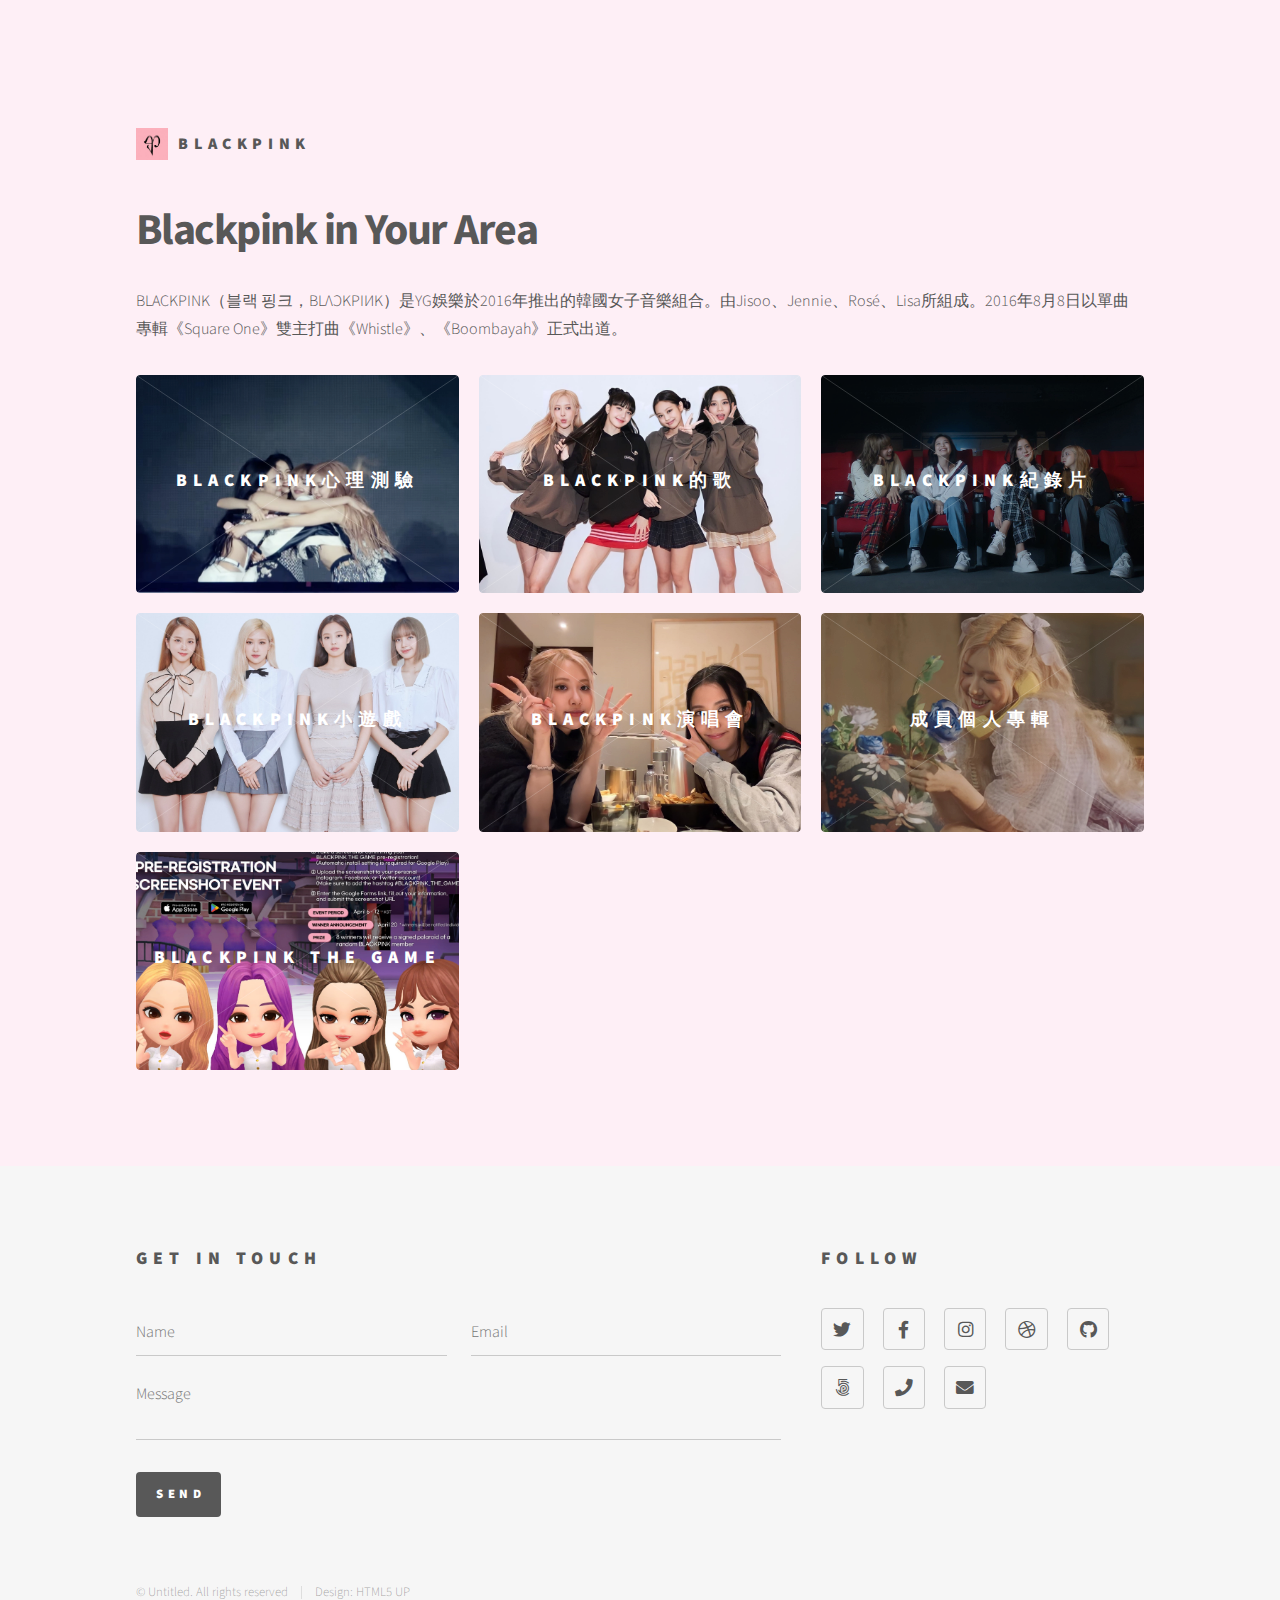
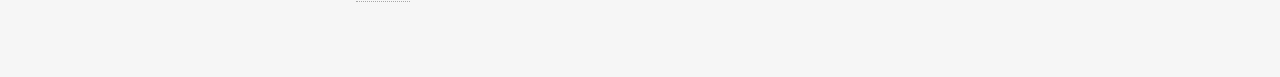
<file: index.html>
<!DOCTYPE HTML>
<!--
	Phantom by HTML5 UP
	html5up.net | @ajlkn
	Free for personal and commercial use under the CCA 3.0 license (html5up.net/license)
-->
<html>
	<head>
		<title>Blackpink in Your Area</title>
		<meta charset="utf-8" />
		<meta name="viewport" content="width=device-width, initial-scale=1, user-scalable=no" />
		<link rel="stylesheet" href="assets/css/main.css" />
		<noscript><link rel="stylesheet" href="assets/css/noscript.css" /></noscript>
	</head>
	<body class="is-preload">
		<!-- Wrapper -->
			<div id="wrapper">

				<!-- Header -->
					<header id="header">
						<div class="inner">

							<!-- Logo -->
								<a href="index.html" class="logo">
									<span class="symbol"><img src="images/bp logo.jpg" alt="" /></span><span class="title">BLACKPINK</span>
								</a>

							

						</div>
					</header>

			

				<!-- Main -->
					<div id="main">
						<div class="inner">
							<header>
								<h1>Blackpink in Your Area</a></h1>
								<p>BLACKPINK（블랙 핑크，BLΛƆKPIИK）是YG娛樂於2016年推出的韓國女子音樂組合。由Jisoo、Jennie、Rosé、Lisa所組成。2016年8月8日以單曲專輯《Square One》雙主打曲《Whistle》、《Boombayah》正式出道。</p>
							</header>
							<section class="tiles">
								<article class="style11">
									<span class="image">
										<img src="images/20230423_142251.jpg" alt="" />
									</span>
									<a href="心理測驗/index.html">
										<h2>BLACKPINK心理測驗</h2>
										<div class="content">
											<p>測測看你最像哪一位BLACKPINK成員</p>
										</div>
									</a>
								</article>
								<article class="style11">
									<span class="image">
										<img src="images/1665993812219.jpg" alt="" />
									</span>
									<a href="random selector/index.html">
										<h2>BLACKPINK的歌</h2>
										<div class="content">
											<p>選一首BLACKPINK的歌來聽吧</p>
										</div>
									</a>
								</article>
								<article class="style11">
									<span class="image">
										<img src="images/1670253784276.jpg" alt="" />
									</span>
									<a href="video/index.html">
										<h2>BLACKPINK紀錄片</h2>
										<div class="content">
											<p>2020年推出了紀錄片《BLACKPINK: Light Up the Sky》</p>
										</div>
									</a>
								</article>
								<article class="style11">
									<span class="image">
										<img src="images/FCqj5C6UcAAunlU.jpeg" alt="" />
									</span>
									<a href="simple RPG/index.html">
										<h2>BLACKPINK小遊戲</h2>
										<div class="content">
											<p>尋找Jisoo</p>
										</div>
									</a>
								</article>
								<article class="style11">
									<span class="image">
										<img src="images/1672055788786.jpg" alt="" />
									</span>
									<a href="list/index.html">
										<h2>BLACKPINK演唱會</h2>
										<div class="content">
											<p>演唱會要帶什麼</p>
										</div>
									</a>
								</article>
								<article class="style11">
									<span class="image">
										<img src="images/1659410883196.jpg" alt="" />
									</span>
									<a href="song.html">
										<h2>成員個人專輯</h2>
										<div class="content">
											<p>Jennie《solo》 Rosé《on the ground》 Lisa《lalisa》 Jisoo《flower》</p>
										</div>
									</a>
								</article>
								<article class="style11">
									<span class="image">
										<img src="images/Fs_9X45acAAD3cg.jpeg" alt="" />
									</span>
									<a href="generic.html">
										<h2>BLACKPINK THE GAME</h2>
										<div class="content">
											<p>BLACKPINK的首款官方遊戲</p>
										</div>
									</a>
								</article>
								
							</section>
						</div>
					</div>

				<!-- Footer -->
					<footer id="footer">
						<div class="inner">
							<section>
								<h2>Get in touch</h2>
								<form method="post" action="#">
									<div class="fields">
										<div class="field half">
											<input type="text" name="name" id="name" placeholder="Name" />
										</div>
										<div class="field half">
											<input type="email" name="email" id="email" placeholder="Email" />
										</div>
										<div class="field">
											<textarea name="message" id="message" placeholder="Message"></textarea>
										</div>
									</div>
									<ul class="actions">
										<li><input type="submit" value="Send" class="primary" /></li>
									</ul>
								</form>
							</section>
							<section>
								<h2>Follow</h2>
								<ul class="icons">
									<li><a href="#" class="icon brands style2 fa-twitter"><span class="label">Twitter</span></a></li>
									<li><a href="#" class="icon brands style2 fa-facebook-f"><span class="label">Facebook</span></a></li>
									<li><a href="#" class="icon brands style2 fa-instagram"><span class="label">Instagram</span></a></li>
									<li><a href="#" class="icon brands style2 fa-dribbble"><span class="label">Dribbble</span></a></li>
									<li><a href="#" class="icon brands style2 fa-github"><span class="label">GitHub</span></a></li>
									<li><a href="#" class="icon brands style2 fa-500px"><span class="label">500px</span></a></li>
									<li><a href="#" class="icon solid style2 fa-phone"><span class="label">Phone</span></a></li>
									<li><a href="#" class="icon solid style2 fa-envelope"><span class="label">Email</span></a></li>
								</ul>
							</section>
							<ul class="copyright">
								<li>&copy; Untitled. All rights reserved</li><li>Design: <a href="http://html5up.net">HTML5 UP</a></li>
							</ul>
						</div>
					</footer>

			</div>

		<!-- Scripts -->
			<script src="assets/js/jquery.min.js"></script>
			<script src="assets/js/browser.min.js"></script>
			<script src="assets/js/breakpoints.min.js"></script>
			<script src="assets/js/util.js"></script>
			<script src="assets/js/main.js"></script>

	</body>
</html>
</file>
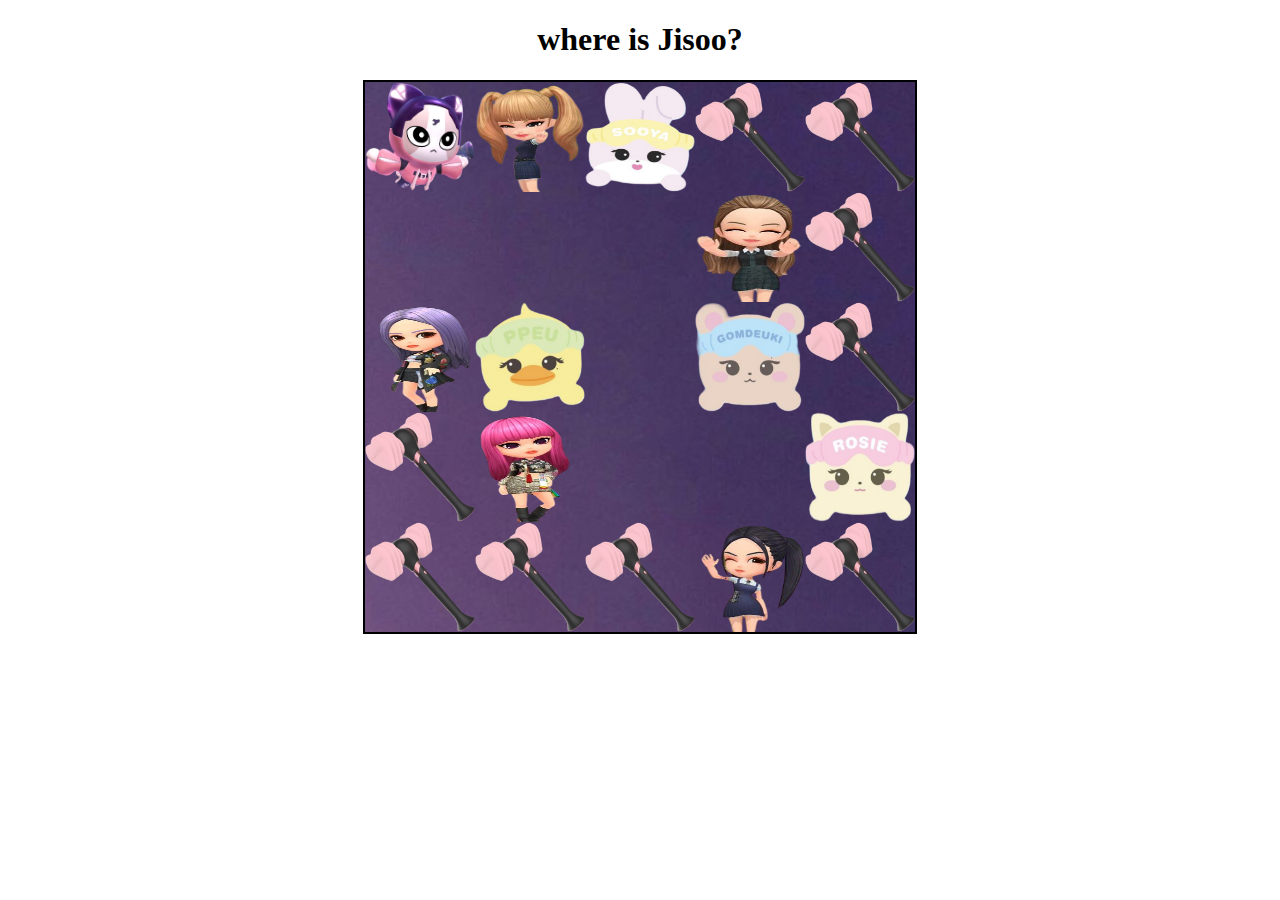
<file: simple RPG/index.html>
<!DOCTYPE html>
<html>
    <head>
        <meta charset="utf-8">
        <title>find Jisoo</title>
        <link rel="stylesheet" href="style.css">
    </head>
    <body>
        <h1>where is Jisoo?</h1>
        <div>
            <canvas id="myCanvas" width="550" height="550"></canvas>
            <p id="talkBox"></p>
        </div>
        <script src="https://code.jquery.com/jquery-3.6.0.min.js" ></script>
        <script src="main.js" ></script>
        
    </body>
</html>
</file>
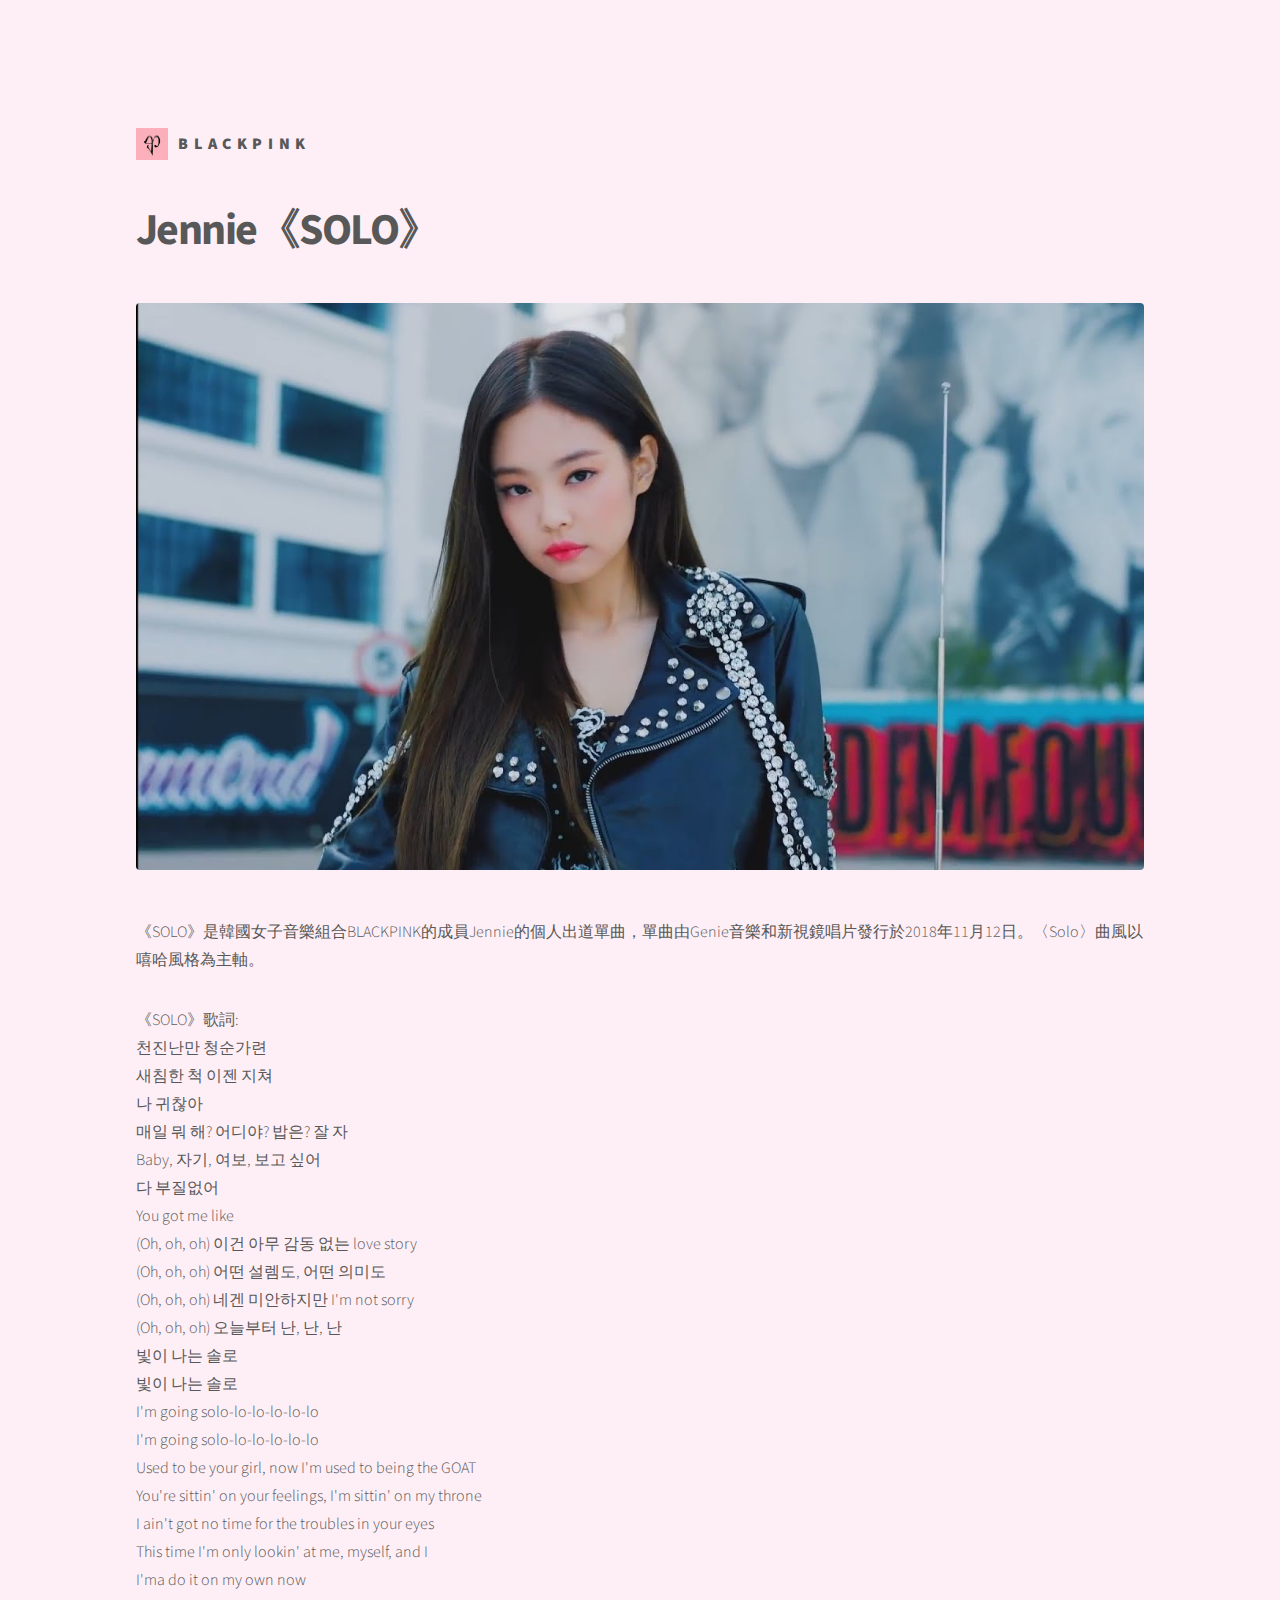
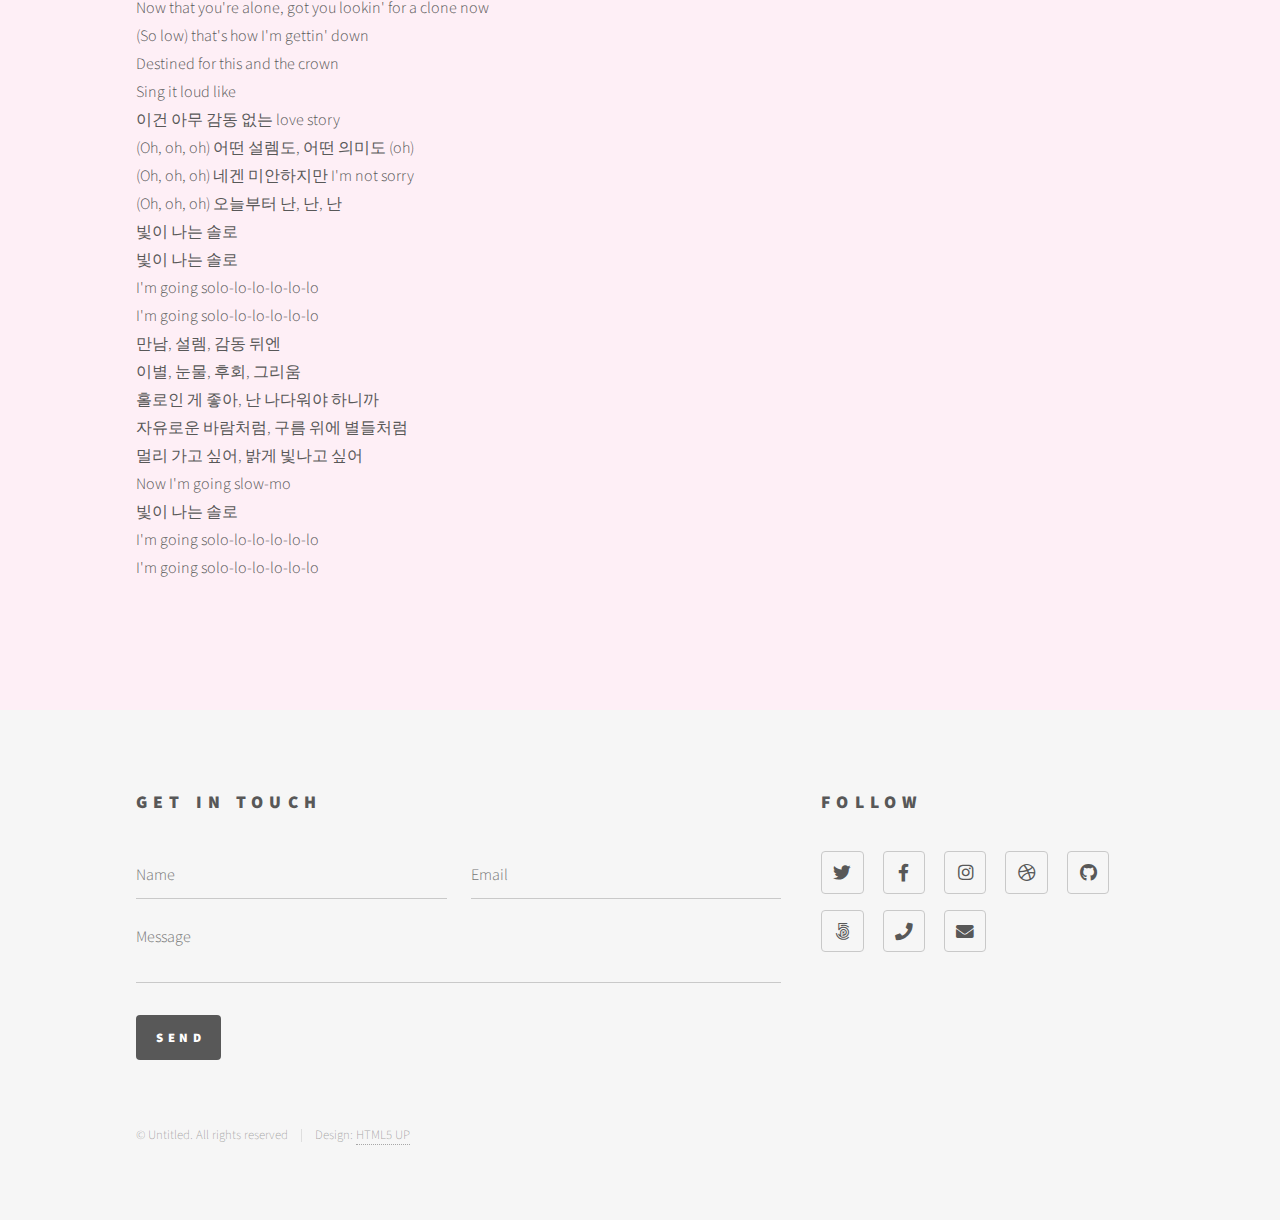
<file: generic jennie.html>
<!DOCTYPE HTML>
<!--
	Phantom by HTML5 UP
	html5up.net | @ajlkn
	Free for personal and commercial use under the CCA 3.0 license (html5up.net/license)
-->
<html>
	<head>
		<title>Jennie《SOLO》</title>
		<meta charset="utf-8" />
		<meta name="viewport" content="width=device-width, initial-scale=1, user-scalable=no" />
		<link rel="stylesheet" href="assets/css/main.css" />
		<noscript><link rel="stylesheet" href="assets/css/noscript.css" /></noscript>
	</head>
	<body class="is-preload">
		<!-- Wrapper -->
			<div id="wrapper">

				<!-- Header -->
					<header id="header">
						<div class="inner">

							<!-- Logo -->
								<a href="index.html" class="logo">
									<span class="symbol"><img src="images/bp logo.jpg" alt="" /></span><span class="title">BLACKPINK</span>
								</a>

							

						</div>
					</header>

				

				<!-- Main -->
					<div id="main">
						<div class="inner">
							<h1>Jennie《SOLO》</h1>
							<span class="image main"><img src="images/jennie.jpg" alt="" /></span>
							<p>《SOLO》是韓國女子音樂組合BLACKPINK的成員Jennie的個人出道單曲，單曲由Genie音樂和新視鏡唱片發行於2018年11月12日。〈Solo〉曲風以嘻哈風格為主軸。</p>
							<p>《SOLO》歌詞:<br>
								천진난만 청순가련<br>
								새침한 척 이젠 지쳐<br>
								나 귀찮아<br>
								매일 뭐 해? 어디야? 밥은? 잘 자<br>
								Baby, 자기, 여보, 보고 싶어<br>
								다 부질없어<br>
								You got me like<br>
								(Oh, oh, oh) 이건 아무 감동 없는 love story<br>
								(Oh, oh, oh) 어떤 설렘도, 어떤 의미도<br>
								(Oh, oh, oh) 네겐 미안하지만 I'm not sorry<br>
								(Oh, oh, oh) 오늘부터 난, 난, 난<br>
								빛이 나는 솔로<br>
								빛이 나는 솔로<br>
								I'm going solo-lo-lo-lo-lo-lo<br>
								I'm going solo-lo-lo-lo-lo-lo<br>
								Used to be your girl, now I'm used to being the GOAT<br>
								You're sittin' on your feelings, I'm sittin' on my throne<br>
								I ain't got no time for the troubles in your eyes<br>
								This time I'm only lookin' at me, myself, and I<br>
								I'ma do it on my own now<br>
								Now that you're alone, got you lookin' for a clone now<br>
								(So low) that's how I'm gettin' down<br>
								Destined for this and the crown<br>
								Sing it loud like<br>
								이건 아무 감동 없는 love story<br>
								(Oh, oh, oh) 어떤 설렘도, 어떤 의미도 (oh)<br>
								(Oh, oh, oh) 네겐 미안하지만 I'm not sorry<br>
								(Oh, oh, oh) 오늘부터 난, 난, 난<br>
								빛이 나는 솔로<br>
								빛이 나는 솔로<br>
								I'm going solo-lo-lo-lo-lo-lo<br>
								I'm going solo-lo-lo-lo-lo-lo<br>
								만남, 설렘, 감동 뒤엔<br>
								이별, 눈물, 후회, 그리움<br>
								홀로인 게 좋아, 난 나다워야 하니까<br>
								자유로운 바람처럼, 구름 위에 별들처럼<br>
								멀리 가고 싶어, 밝게 빛나고 싶어<br>
								Now I'm going slow-mo<br>
								빛이 나는 솔로<br>
								I'm going solo-lo-lo-lo-lo-lo<br>
								I'm going solo-lo-lo-lo-lo-lo</p>
						</div>
					</div>

				<!-- Footer -->
					<footer id="footer">
						<div class="inner">
							<section>
								<h2>Get in touch</h2>
								<form method="post" action="#">
									<div class="fields">
										<div class="field half">
											<input type="text" name="name" id="name" placeholder="Name" />
										</div>
										<div class="field half">
											<input type="email" name="email" id="email" placeholder="Email" />
										</div>
										<div class="field">
											<textarea name="message" id="message" placeholder="Message"></textarea>
										</div>
									</div>
									<ul class="actions">
										<li><input type="submit" value="Send" class="primary" /></li>
									</ul>
								</form>
							</section>
							<section>
								<h2>Follow</h2>
								<ul class="icons">
									<li><a href="#" class="icon brands style2 fa-twitter"><span class="label">Twitter</span></a></li>
									<li><a href="#" class="icon brands style2 fa-facebook-f"><span class="label">Facebook</span></a></li>
									<li><a href="#" class="icon brands style2 fa-instagram"><span class="label">Instagram</span></a></li>
									<li><a href="#" class="icon brands style2 fa-dribbble"><span class="label">Dribbble</span></a></li>
									<li><a href="#" class="icon brands style2 fa-github"><span class="label">GitHub</span></a></li>
									<li><a href="#" class="icon brands style2 fa-500px"><span class="label">500px</span></a></li>
									<li><a href="#" class="icon solid style2 fa-phone"><span class="label">Phone</span></a></li>
									<li><a href="#" class="icon solid style2 fa-envelope"><span class="label">Email</span></a></li>
								</ul>
							</section>
							<ul class="copyright">
								<li>&copy; Untitled. All rights reserved</li><li>Design: <a href="http://html5up.net">HTML5 UP</a></li>
							</ul>
						</div>
					</footer>

			</div>

		<!-- Scripts -->
			<script src="assets/js/jquery.min.js"></script>
			<script src="assets/js/browser.min.js"></script>
			<script src="assets/js/breakpoints.min.js"></script>
			<script src="assets/js/util.js"></script>
			<script src="assets/js/main.js"></script>

	</body>
</html>
</file>
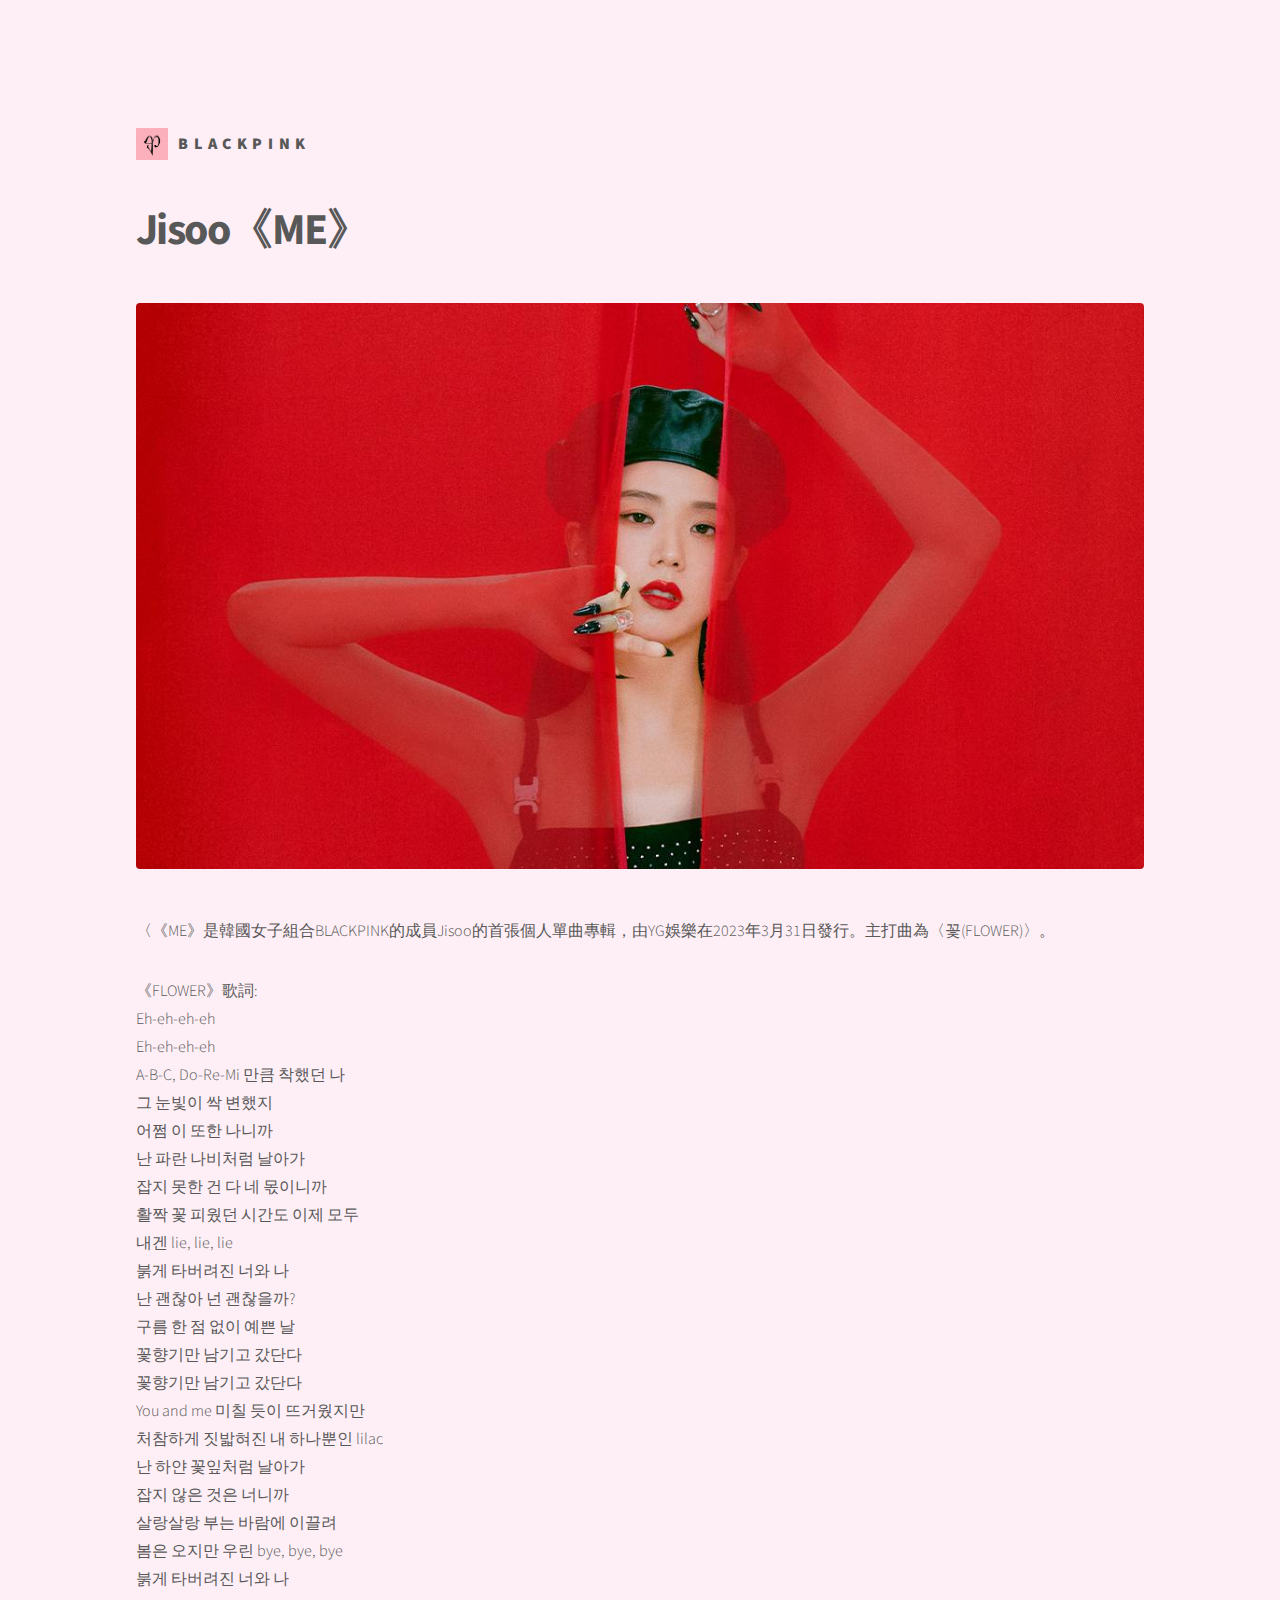
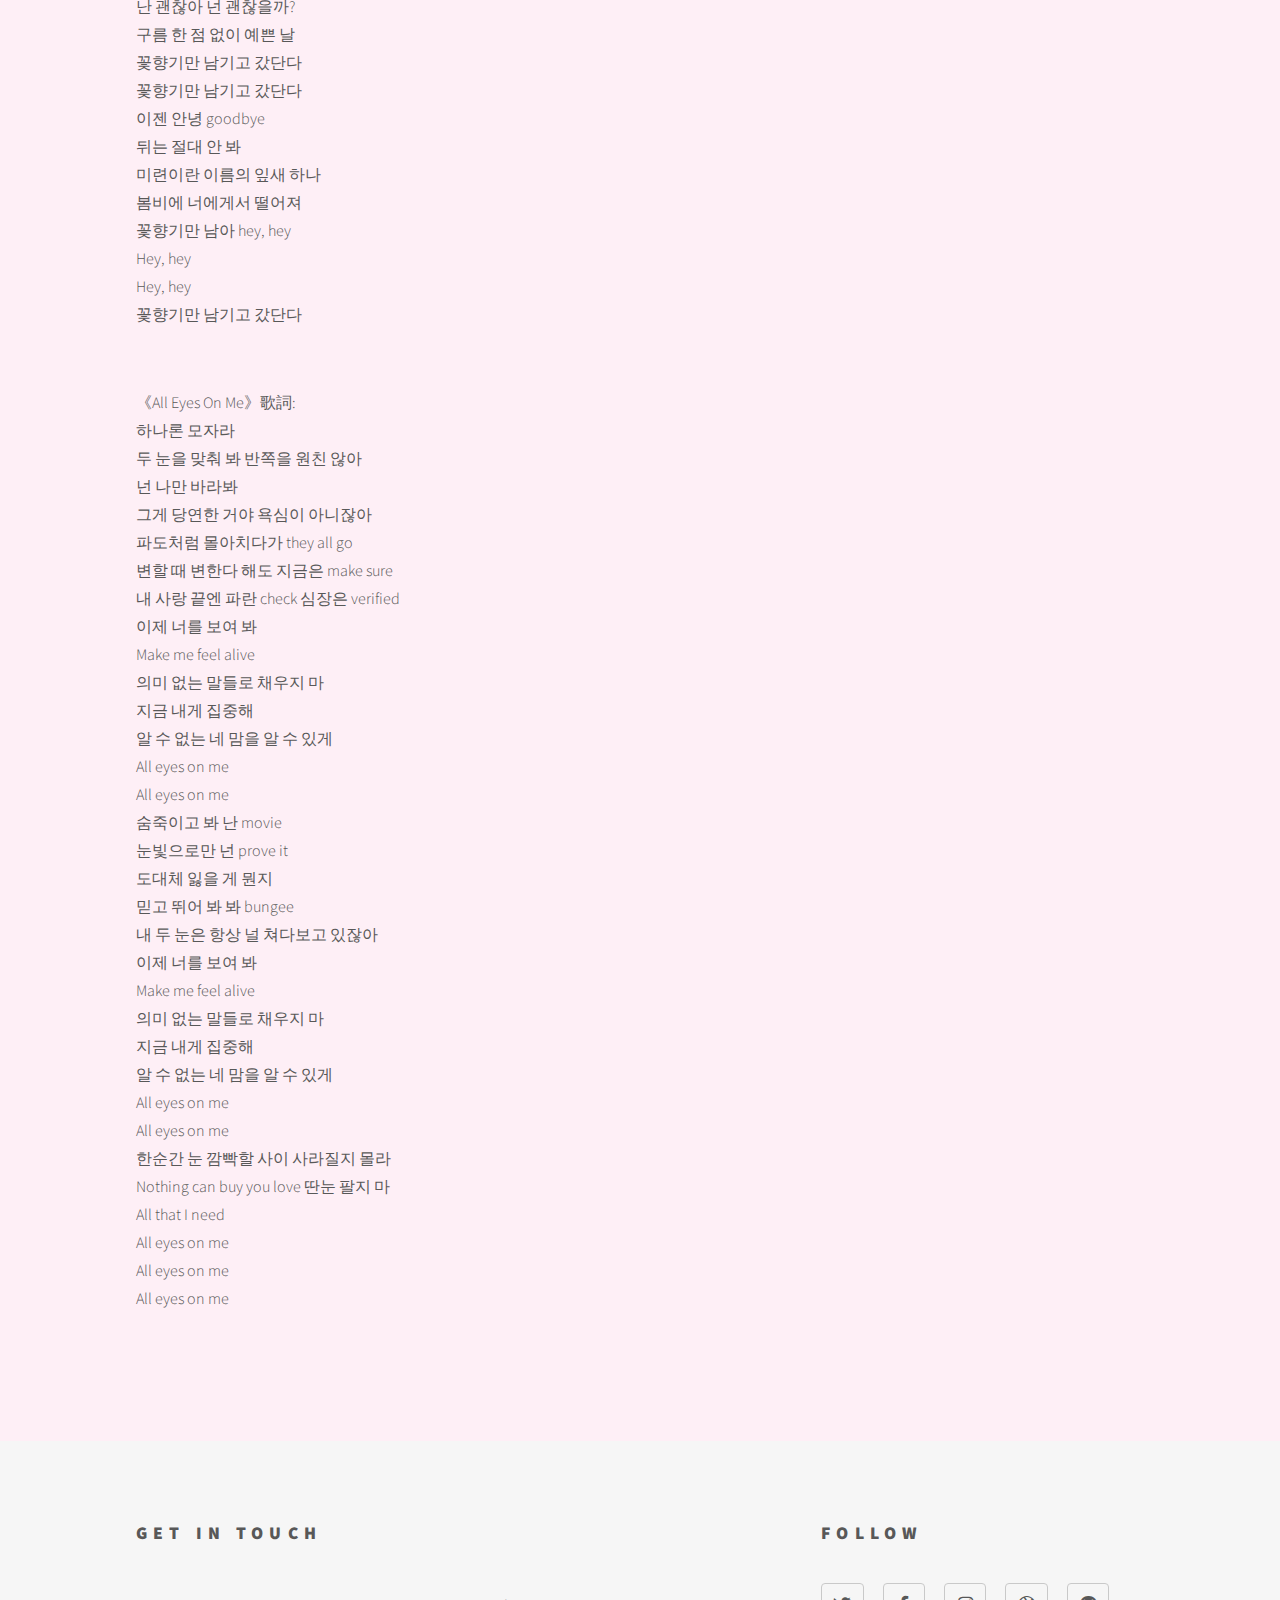
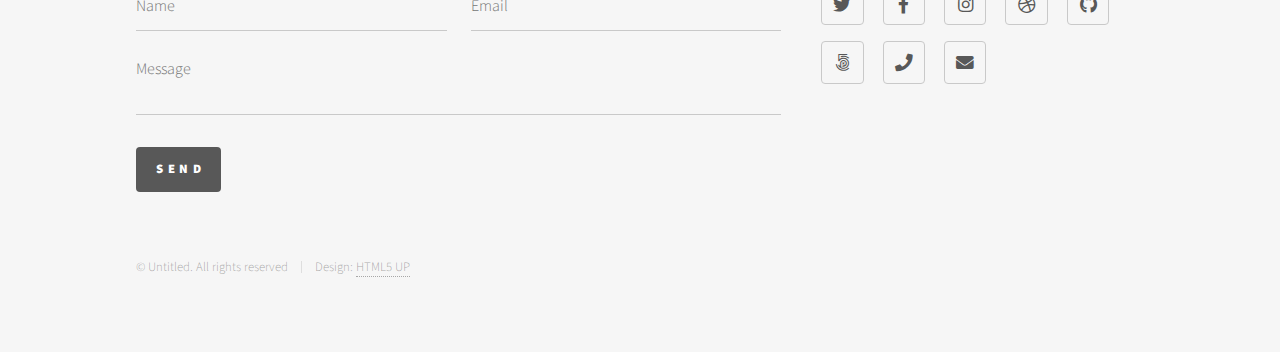
<file: generic jisoo.html>
<!DOCTYPE HTML>
<!--
	Phantom by HTML5 UP
	html5up.net | @ajlkn
	Free for personal and commercial use under the CCA 3.0 license (html5up.net/license)
-->
<html>
	<head>
		<title>Jisoo《ME》</title>
		<meta charset="utf-8" />
		<meta name="viewport" content="width=device-width, initial-scale=1, user-scalable=no" />
		<link rel="stylesheet" href="assets/css/main.css" />
		<noscript><link rel="stylesheet" href="assets/css/noscript.css" /></noscript>
	</head>
	<body class="is-preload">
		<!-- Wrapper -->
			<div id="wrapper">

				<!-- Header -->
					<header id="header">
						<div class="inner">

							<!-- Logo -->
								<a href="index.html" class="logo">
									<span class="symbol"><img src="images/bp logo.jpg" alt="" /></span><span class="title">BLACKPINK</span>
								</a>

							

						</div>
					</header>

				

				<!-- Main -->
					<div id="main">
						<div class="inner">
							<h1>Jisoo《ME》</h1>
							<span class="image main"><img src="images/jisoo.jpg" alt="" /></span>
							<p>〈《ME》是韓國女子組合BLACKPINK的成員Jisoo的首張個人單曲專輯，由YG娛樂在2023年3月31日發行。主打曲為〈꽃(FLOWER)〉。</p>
								
							<p>《FLOWER》歌詞:<br>
								Eh-eh-eh-eh<br>
								Eh-eh-eh-eh<br>
								A-B-C, Do-Re-Mi 만큼 착했던 나<br>
								그 눈빛이 싹 변했지<br>
								어쩜 이 또한 나니까<br>
								난 파란 나비처럼 날아가<br>
								잡지 못한 건 다 네 몫이니까<br>
								활짝 꽃 피웠던 시간도 이제 모두<br>
								내겐 lie, lie, lie<br>
								붉게 타버려진 너와 나<br>
								난 괜찮아 넌 괜찮을까?<br>
								구름 한 점 없이 예쁜 날<br>
								꽃향기만 남기고 갔단다<br>
								꽃향기만 남기고 갔단다<br>
								You and me 미칠 듯이 뜨거웠지만<br>
								처참하게 짓밟혀진 내 하나뿐인 lilac<br>
								난 하얀 꽃잎처럼 날아가<br>
								잡지 않은 것은 너니까<br>
								살랑살랑 부는 바람에 이끌려<br>
								봄은 오지만 우린 bye, bye, bye<br>
								붉게 타버려진 너와 나<br>
								난 괜찮아 넌 괜찮을까?<br>
								구름 한 점 없이 예쁜 날<br>
								꽃향기만 남기고 갔단다<br>
								꽃향기만 남기고 갔단다<br>
								이젠 안녕 goodbye<br>
								뒤는 절대 안 봐<br>
								미련이란 이름의 잎새 하나<br>
								봄비에 너에게서 떨어져<br>
								꽃향기만 남아 hey, hey<br>
								Hey, hey<br>
								Hey, hey<br>
								꽃향기만 남기고 갔단다</p><br>
								<p>《All Eyes On Me》歌詞:<br>
									하나론 모자라<br>
									두 눈을 맞춰 봐 반쪽을 원친 않아<br>
									넌 나만 바라봐<br>
									그게 당연한 거야 욕심이 아니잖아<br>
									파도처럼 몰아치다가 they all go<br>
									변할 때 변한다 해도 지금은 make sure<br>
									내 사랑 끝엔 파란 check 심장은 verified<br>
									이제 너를 보여 봐<br>
									Make me feel alive<br>
									의미 없는 말들로 채우지 마<br>
									지금 내게 집중해<br>
									알 수 없는 네 맘을 알 수 있게<br>
									All eyes on me<br>
									All eyes on me<br>
									숨죽이고 봐 난 movie<br>
									눈빛으로만 넌 prove it<br>
									도대체 잃을 게 뭔지<br>
									믿고 뛰어 봐 봐 bungee<br>
									내 두 눈은 항상 널 쳐다보고 있잖아<br>
									이제 너를 보여 봐<br>
									Make me feel alive<br>
									의미 없는 말들로 채우지 마<br>
									지금 내게 집중해<br>
									알 수 없는 네 맘을 알 수 있게<br>
									All eyes on me<br>
									All eyes on me<br>
									한순간 눈 깜빡할 사이 사라질지 몰라<br>
									Nothing can buy you love 딴눈 팔지 마<br>
									All that I need<br>
									All eyes on me<br>
									All eyes on me<br>
									All eyes on me</p>
						</div>
					</div>

				<!-- Footer -->
					<footer id="footer">
						<div class="inner">
							<section>
								<h2>Get in touch</h2>
								<form method="post" action="#">
									<div class="fields">
										<div class="field half">
											<input type="text" name="name" id="name" placeholder="Name" />
										</div>
										<div class="field half">
											<input type="email" name="email" id="email" placeholder="Email" />
										</div>
										<div class="field">
											<textarea name="message" id="message" placeholder="Message"></textarea>
										</div>
									</div>
									<ul class="actions">
										<li><input type="submit" value="Send" class="primary" /></li>
									</ul>
								</form>
							</section>
							<section>
								<h2>Follow</h2>
								<ul class="icons">
									<li><a href="#" class="icon brands style2 fa-twitter"><span class="label">Twitter</span></a></li>
									<li><a href="#" class="icon brands style2 fa-facebook-f"><span class="label">Facebook</span></a></li>
									<li><a href="#" class="icon brands style2 fa-instagram"><span class="label">Instagram</span></a></li>
									<li><a href="#" class="icon brands style2 fa-dribbble"><span class="label">Dribbble</span></a></li>
									<li><a href="#" class="icon brands style2 fa-github"><span class="label">GitHub</span></a></li>
									<li><a href="#" class="icon brands style2 fa-500px"><span class="label">500px</span></a></li>
									<li><a href="#" class="icon solid style2 fa-phone"><span class="label">Phone</span></a></li>
									<li><a href="#" class="icon solid style2 fa-envelope"><span class="label">Email</span></a></li>
								</ul>
							</section>
							<ul class="copyright">
								<li>&copy; Untitled. All rights reserved</li><li>Design: <a href="http://html5up.net">HTML5 UP</a></li>
							</ul>
						</div>
					</footer>

			</div>

		<!-- Scripts -->
			<script src="assets/js/jquery.min.js"></script>
			<script src="assets/js/browser.min.js"></script>
			<script src="assets/js/breakpoints.min.js"></script>
			<script src="assets/js/util.js"></script>
			<script src="assets/js/main.js"></script>

	</body>
</html>
</file>
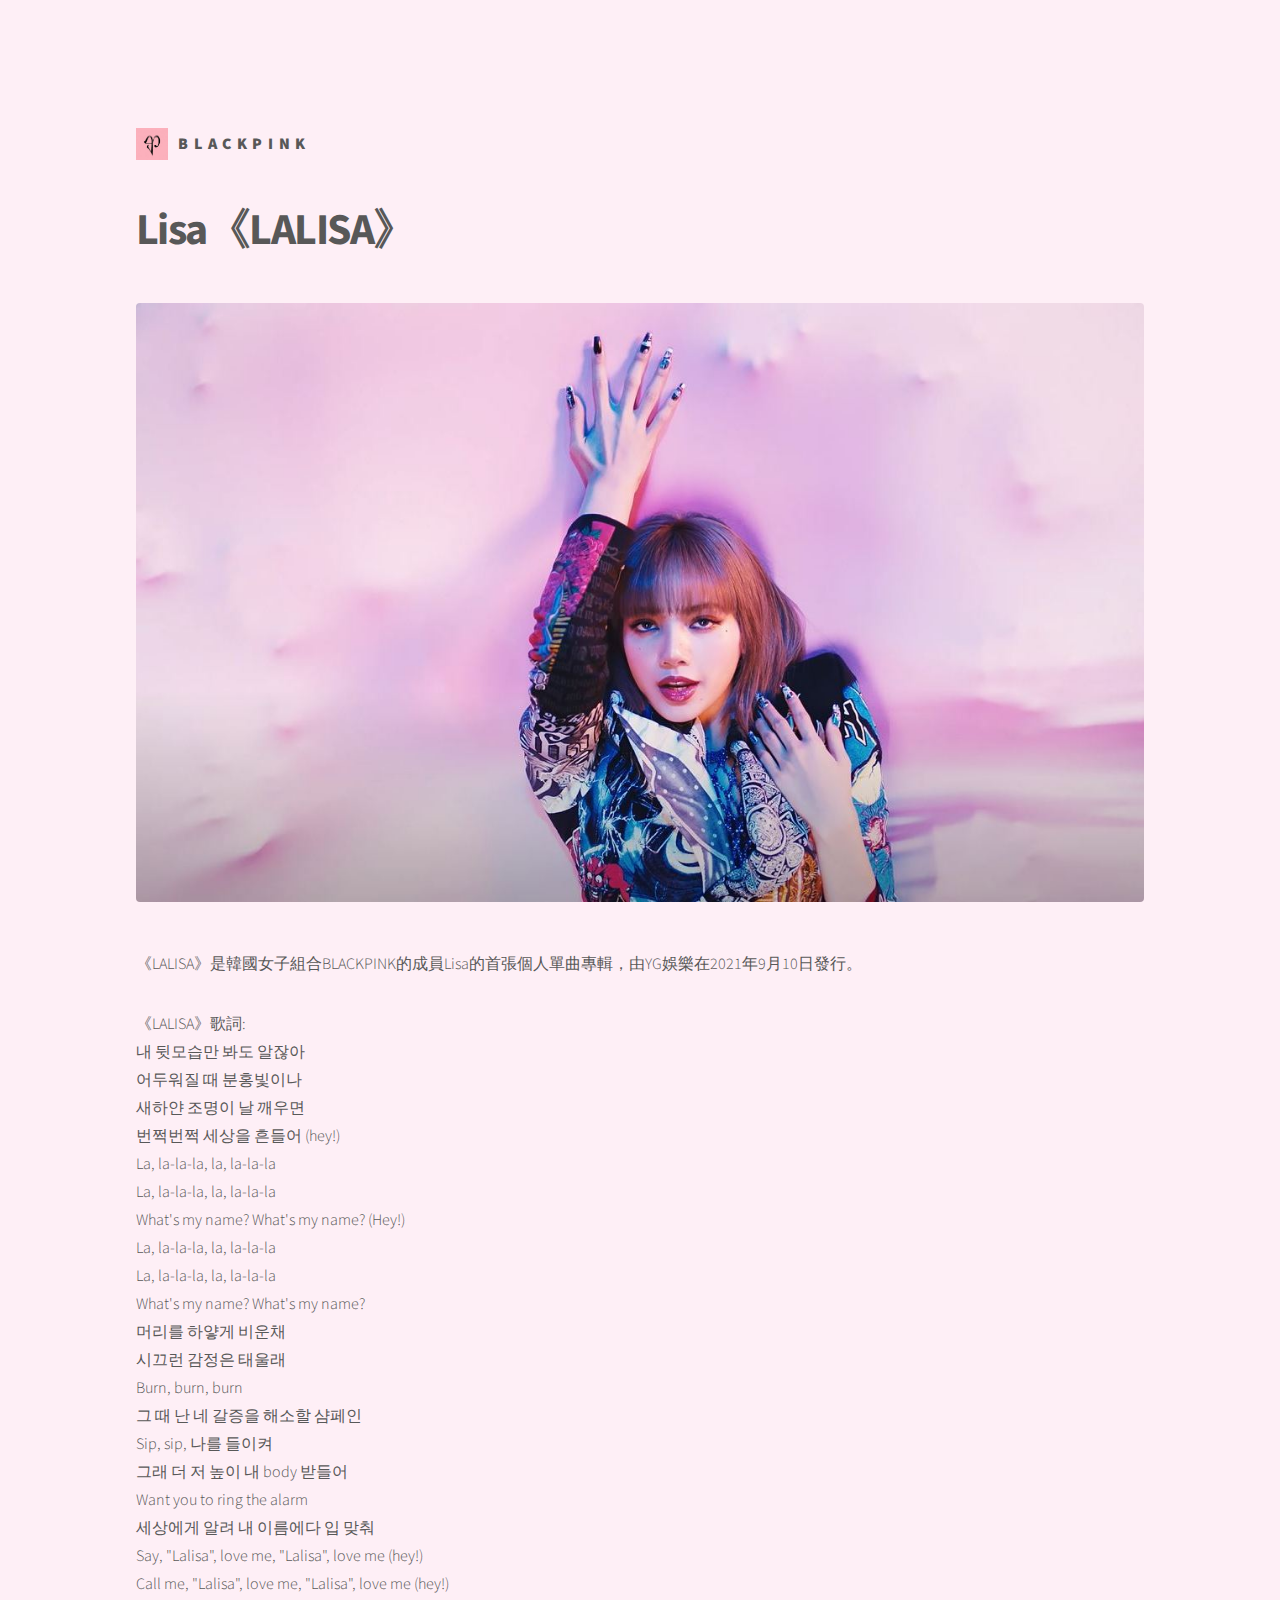
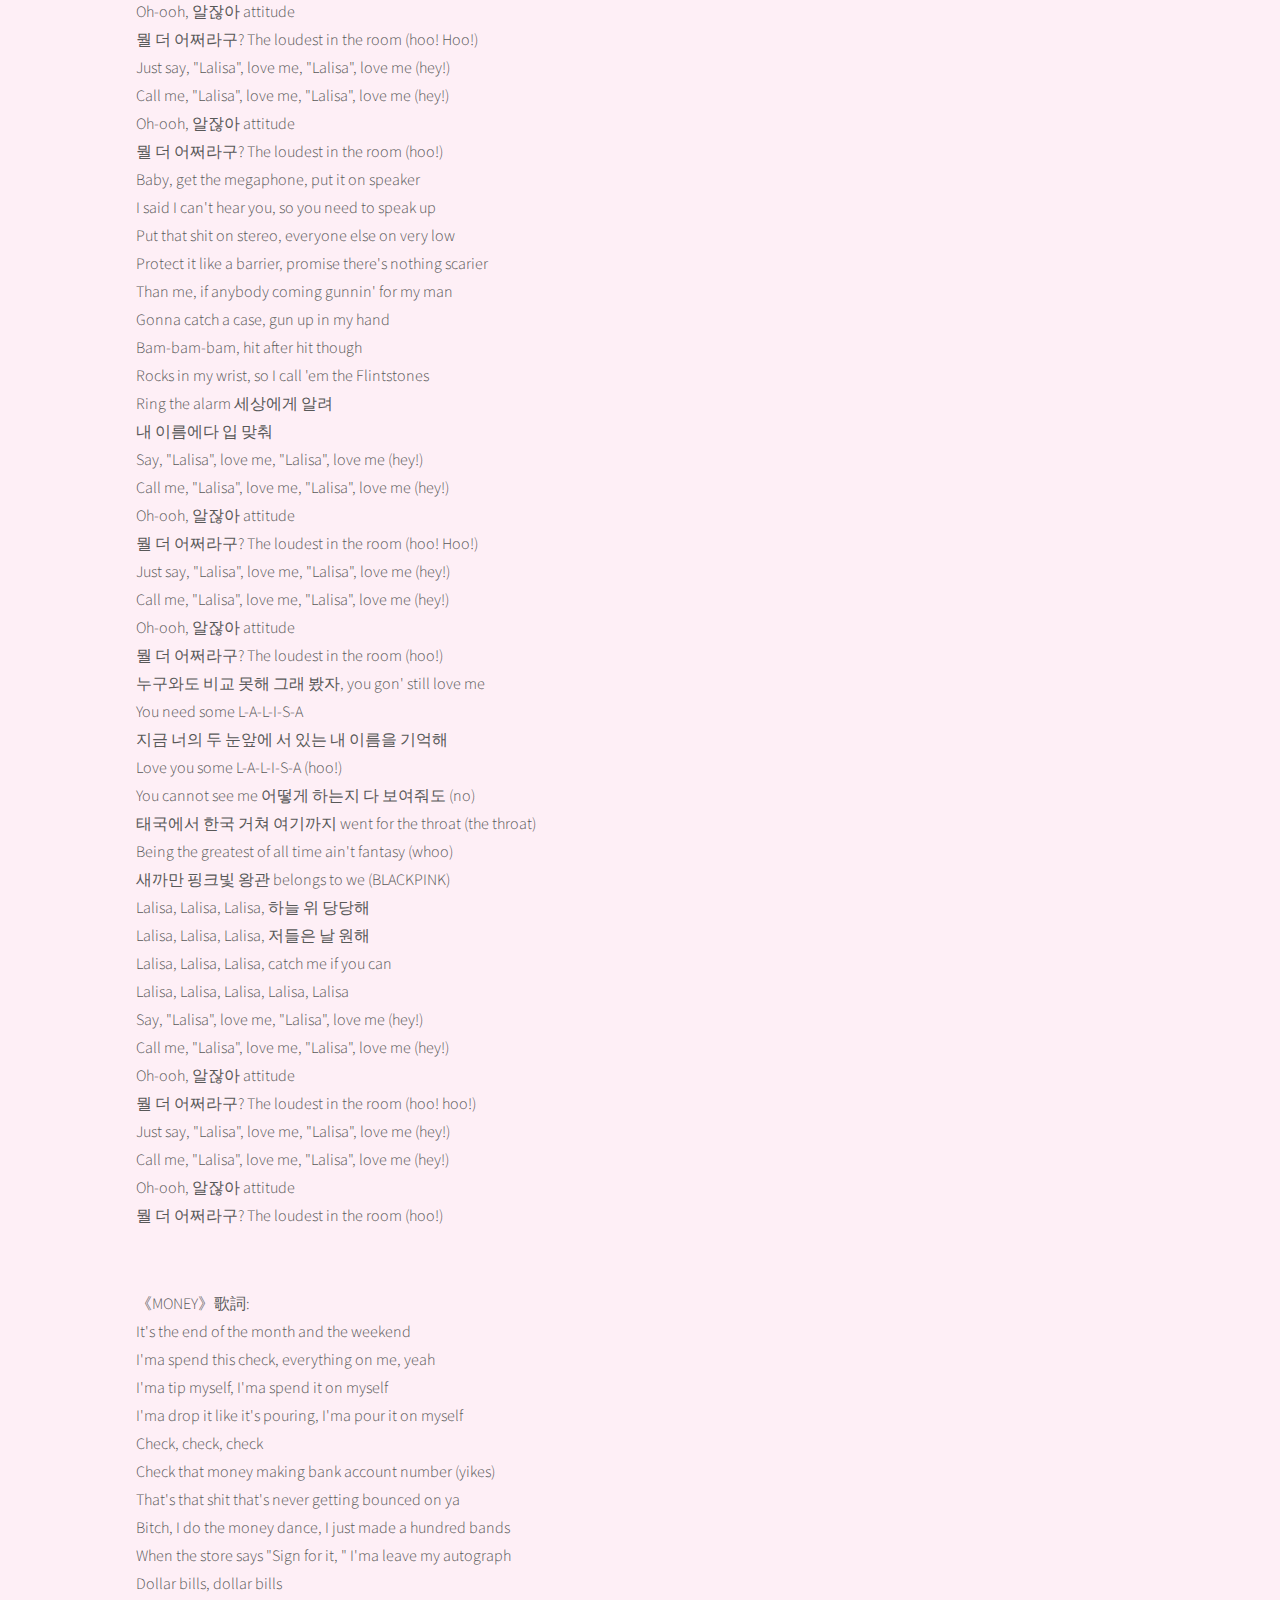
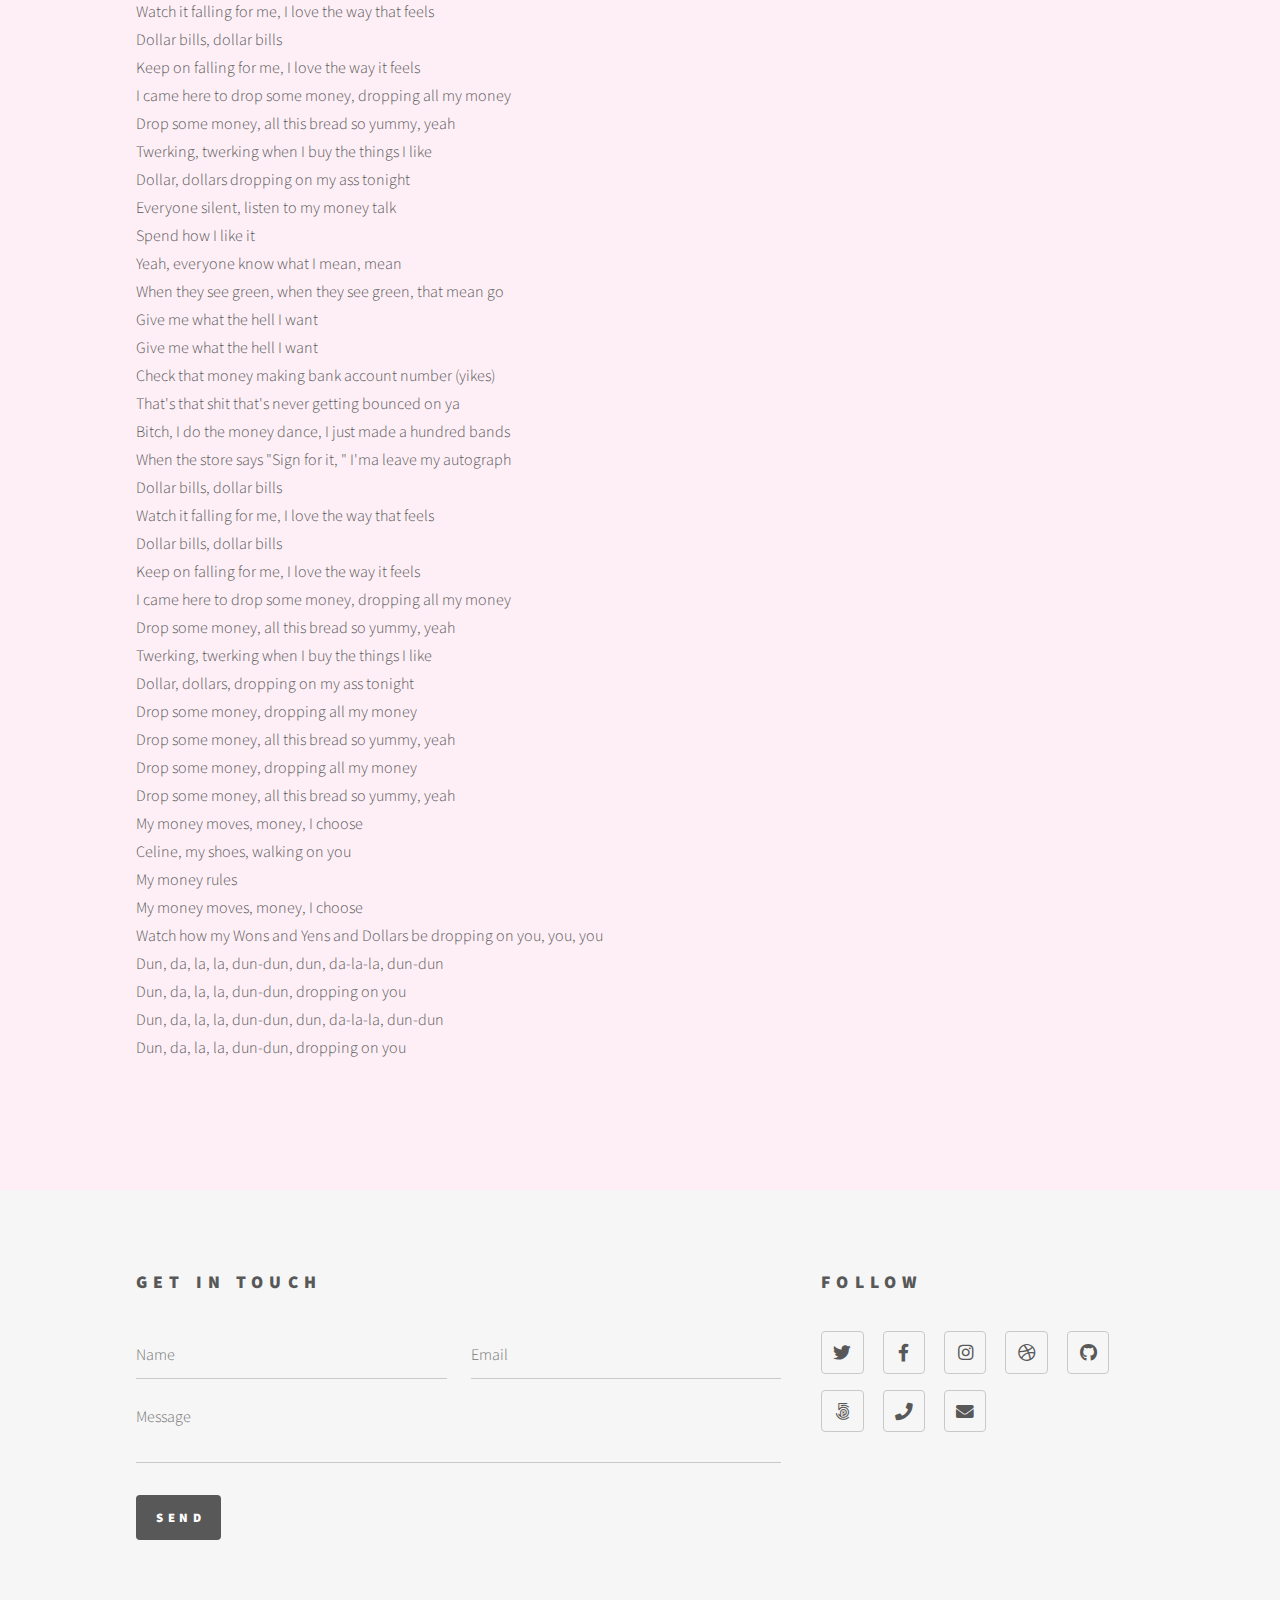
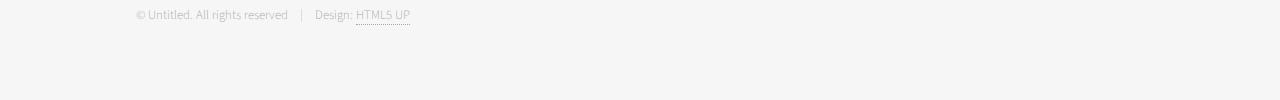
<file: generic lisa.html>
<!DOCTYPE HTML>
<!--
	Phantom by HTML5 UP
	html5up.net | @ajlkn
	Free for personal and commercial use under the CCA 3.0 license (html5up.net/license)
-->
<html>
	<head>
		<title>Lisa《LALISA》</title>
		<meta charset="utf-8" />
		<meta name="viewport" content="width=device-width, initial-scale=1, user-scalable=no" />
		<link rel="stylesheet" href="assets/css/main.css" />
		<noscript><link rel="stylesheet" href="assets/css/noscript.css" /></noscript>
	</head>
	<body class="is-preload">
		<!-- Wrapper -->
			<div id="wrapper">

				<!-- Header -->
					<header id="header">
						<div class="inner">

							<!-- Logo -->
								<a href="index.html" class="logo">
									<span class="symbol"><img src="images/bp logo.jpg" alt="" /></span><span class="title">BLACKPINK</span>
								</a>

							

						</div>
					</header>

				

				<!-- Main -->
					<div id="main">
						<div class="inner">
							<h1>Lisa《LALISA》</h1>
							<span class="image main"><img src="images/lisa.jpg" alt="" /></span>
							<p>《LALISA》是韓國女子組合BLACKPINK的成員Lisa的首張個人單曲專輯，由YG娛樂在2021年9月10日發行。</p>
							<p>《LALISA》歌詞:<br>
								내 뒷모습만 봐도 알잖아<br>
								어두워질 때 분홍빛이나<br>
								새하얀 조명이 날 깨우면<br>
								번쩍번쩍 세상을 흔들어 (hey!)<br>
								La, la-la-la, la, la-la-la<br>
								La, la-la-la, la, la-la-la<br>
								What's my name? What's my name? (Hey!)<br>
								La, la-la-la, la, la-la-la<br>
								La, la-la-la, la, la-la-la<br>
								What's my name? What's my name?<br>
								머리를 하얗게 비운채<br>
								시끄런 감정은 태울래<br>
								Burn, burn, burn<br>
								그 때 난 네 갈증을 해소할 샴페인<br>
								Sip, sip, 나를 들이켜<br>
								그래 더 저 높이 내 body 받들어<br>
								Want you to ring the alarm<br>
								세상에게 알려 내 이름에다 입 맞춰<br>
								Say, "Lalisa", love me, "Lalisa", love me (hey!)<br>
								Call me, "Lalisa", love me, "Lalisa", love me (hey!)<br>
								Oh-ooh, 알잖아 attitude<br>
								뭘 더 어쩌라구? The loudest in the room (hoo! Hoo!)<br>
								Just say, "Lalisa", love me, "Lalisa", love me (hey!)<br>
								Call me, "Lalisa", love me, "Lalisa", love me (hey!)<br>
								Oh-ooh, 알잖아 attitude<br>
								뭘 더 어쩌라구? The loudest in the room (hoo!)<br>
								Baby, get the megaphone, put it on speaker<br>
								I said I can't hear you, so you need to speak up<br>
								Put that shit on stereo, everyone else on very low<br>
								Protect it like a barrier, promise there's nothing scarier<br>
								Than me, if anybody coming gunnin' for my man<br>
								Gonna catch a case, gun up in my hand<br>
								Bam-bam-bam, hit after hit though<br>
								Rocks in my wrist, so I call 'em the Flintstones<br>
								Ring the alarm 세상에게 알려<br>
								내 이름에다 입 맞춰<br>
								Say, "Lalisa", love me, "Lalisa", love me (hey!)<br>
								Call me, "Lalisa", love me, "Lalisa", love me (hey!)<br>
								Oh-ooh, 알잖아 attitude<br>
								뭘 더 어쩌라구? The loudest in the room (hoo! Hoo!)<br>
								Just say, "Lalisa", love me, "Lalisa", love me (hey!)<br>
								Call me, "Lalisa", love me, "Lalisa", love me (hey!)<br>
								Oh-ooh, 알잖아 attitude<br>
								뭘 더 어쩌라구? The loudest in the room (hoo!)<br>
								누구와도 비교 못해 그래 봤자, you gon' still love me<br>
								You need some L-A-L-I-S-A<br>
								지금 너의 두 눈앞에 서 있는 내 이름을 기억해<br>
								Love you some L-A-L-I-S-A (hoo!)<br>
								You cannot see me 어떻게 하는지 다 보여줘도 (no)<br>
								태국에서 한국 거쳐 여기까지 went for the throat (the throat)<br>
								Being the greatest of all time ain't fantasy (whoo)<br>
								새까만 핑크빛 왕관 belongs to we (BLACKPINK)<br>
								Lalisa, Lalisa, Lalisa, 하늘 위 당당해<br>
								Lalisa, Lalisa, Lalisa, 저들은 날 원해<br>
								Lalisa, Lalisa, Lalisa, catch me if you can<br>
								Lalisa, Lalisa, Lalisa, Lalisa, Lalisa<br>
								Say, "Lalisa", love me, "Lalisa", love me (hey!)<br>
								Call me, "Lalisa", love me, "Lalisa", love me (hey!)<br>
								Oh-ooh, 알잖아 attitude<br>
								뭘 더 어쩌라구? The loudest in the room (hoo! hoo!)<br>
								Just say, "Lalisa", love me, "Lalisa", love me (hey!)<br>
								Call me, "Lalisa", love me, "Lalisa", love me (hey!)<br>
								Oh-ooh, 알잖아 attitude<br>
								뭘 더 어쩌라구? The loudest in the room (hoo!)</p><br>
							<p>《MONEY》歌詞:<br>
								It's the end of the month and the weekend<br>
								I'ma spend this check, everything on me, yeah<br>
								I'ma tip myself, I'ma spend it on myself<br>
								I'ma drop it like it's pouring, I'ma pour it on myself<br>
								Check, check, check<br>
								Check that money making bank account number (yikes)<br>
								That's that shit that's never getting bounced on ya<br>
								Bitch, I do the money dance, I just made a hundred bands<br>
								When the store says "Sign for it, " I'ma leave my autograph<br>
								Dollar bills, dollar bills<br>
								Watch it falling for me, I love the way that feels<br>
								Dollar bills, dollar bills<br>
								Keep on falling for me, I love the way it feels<br>
								I came here to drop some money, dropping all my money<br>
								Drop some money, all this bread so yummy, yeah<br>
								Twerking, twerking when I buy the things I like<br>
								Dollar, dollars dropping on my ass tonight<br>
								Everyone silent, listen to my money talk<br>
								Spend how I like it<br>
								Yeah, everyone know what I mean, mean<br>
								When they see green, when they see green, that mean go<br>
								Give me what the hell I want<br>
								Give me what the hell I want<br>
								Check that money making bank account number (yikes)<br>
								That's that shit that's never getting bounced on ya<br>
								Bitch, I do the money dance, I just made a hundred bands<br>
								When the store says "Sign for it, " I'ma leave my autograph<br>
								Dollar bills, dollar bills<br>
								Watch it falling for me, I love the way that feels<br>
								Dollar bills, dollar bills<br>
								Keep on falling for me, I love the way it feels<br>
								I came here to drop some money, dropping all my money<br>
								Drop some money, all this bread so yummy, yeah<br>
								Twerking, twerking when I buy the things I like<br>
								Dollar, dollars, dropping on my ass tonight<br>
								Drop some money, dropping all my money<br>
								Drop some money, all this bread so yummy, yeah<br>
								Drop some money, dropping all my money<br>
								Drop some money, all this bread so yummy, yeah<br>
								My money moves, money, I choose<br>
								Celine, my shoes, walking on you<br>
								My money rules<br>
								My money moves, money, I choose<br>
								Watch how my Wons and Yens and Dollars be dropping on you, you, you<br>
								Dun, da, la, la, dun-dun, dun, da-la-la, dun-dun<br>
								Dun, da, la, la, dun-dun, dropping on you<br>
								Dun, da, la, la, dun-dun, dun, da-la-la, dun-dun<br>
								Dun, da, la, la, dun-dun, dropping on you
								</p>
						</div>
					</div>

				<!-- Footer -->
					<footer id="footer">
						<div class="inner">
							<section>
								<h2>Get in touch</h2>
								<form method="post" action="#">
									<div class="fields">
										<div class="field half">
											<input type="text" name="name" id="name" placeholder="Name" />
										</div>
										<div class="field half">
											<input type="email" name="email" id="email" placeholder="Email" />
										</div>
										<div class="field">
											<textarea name="message" id="message" placeholder="Message"></textarea>
										</div>
									</div>
									<ul class="actions">
										<li><input type="submit" value="Send" class="primary" /></li>
									</ul>
								</form>
							</section>
							<section>
								<h2>Follow</h2>
								<ul class="icons">
									<li><a href="#" class="icon brands style2 fa-twitter"><span class="label">Twitter</span></a></li>
									<li><a href="#" class="icon brands style2 fa-facebook-f"><span class="label">Facebook</span></a></li>
									<li><a href="#" class="icon brands style2 fa-instagram"><span class="label">Instagram</span></a></li>
									<li><a href="#" class="icon brands style2 fa-dribbble"><span class="label">Dribbble</span></a></li>
									<li><a href="#" class="icon brands style2 fa-github"><span class="label">GitHub</span></a></li>
									<li><a href="#" class="icon brands style2 fa-500px"><span class="label">500px</span></a></li>
									<li><a href="#" class="icon solid style2 fa-phone"><span class="label">Phone</span></a></li>
									<li><a href="#" class="icon solid style2 fa-envelope"><span class="label">Email</span></a></li>
								</ul>
							</section>
							<ul class="copyright">
								<li>&copy; Untitled. All rights reserved</li><li>Design: <a href="http://html5up.net">HTML5 UP</a></li>
							</ul>
						</div>
					</footer>

			</div>

		<!-- Scripts -->
			<script src="assets/js/jquery.min.js"></script>
			<script src="assets/js/browser.min.js"></script>
			<script src="assets/js/breakpoints.min.js"></script>
			<script src="assets/js/util.js"></script>
			<script src="assets/js/main.js"></script>

	</body>
</html>
</file>
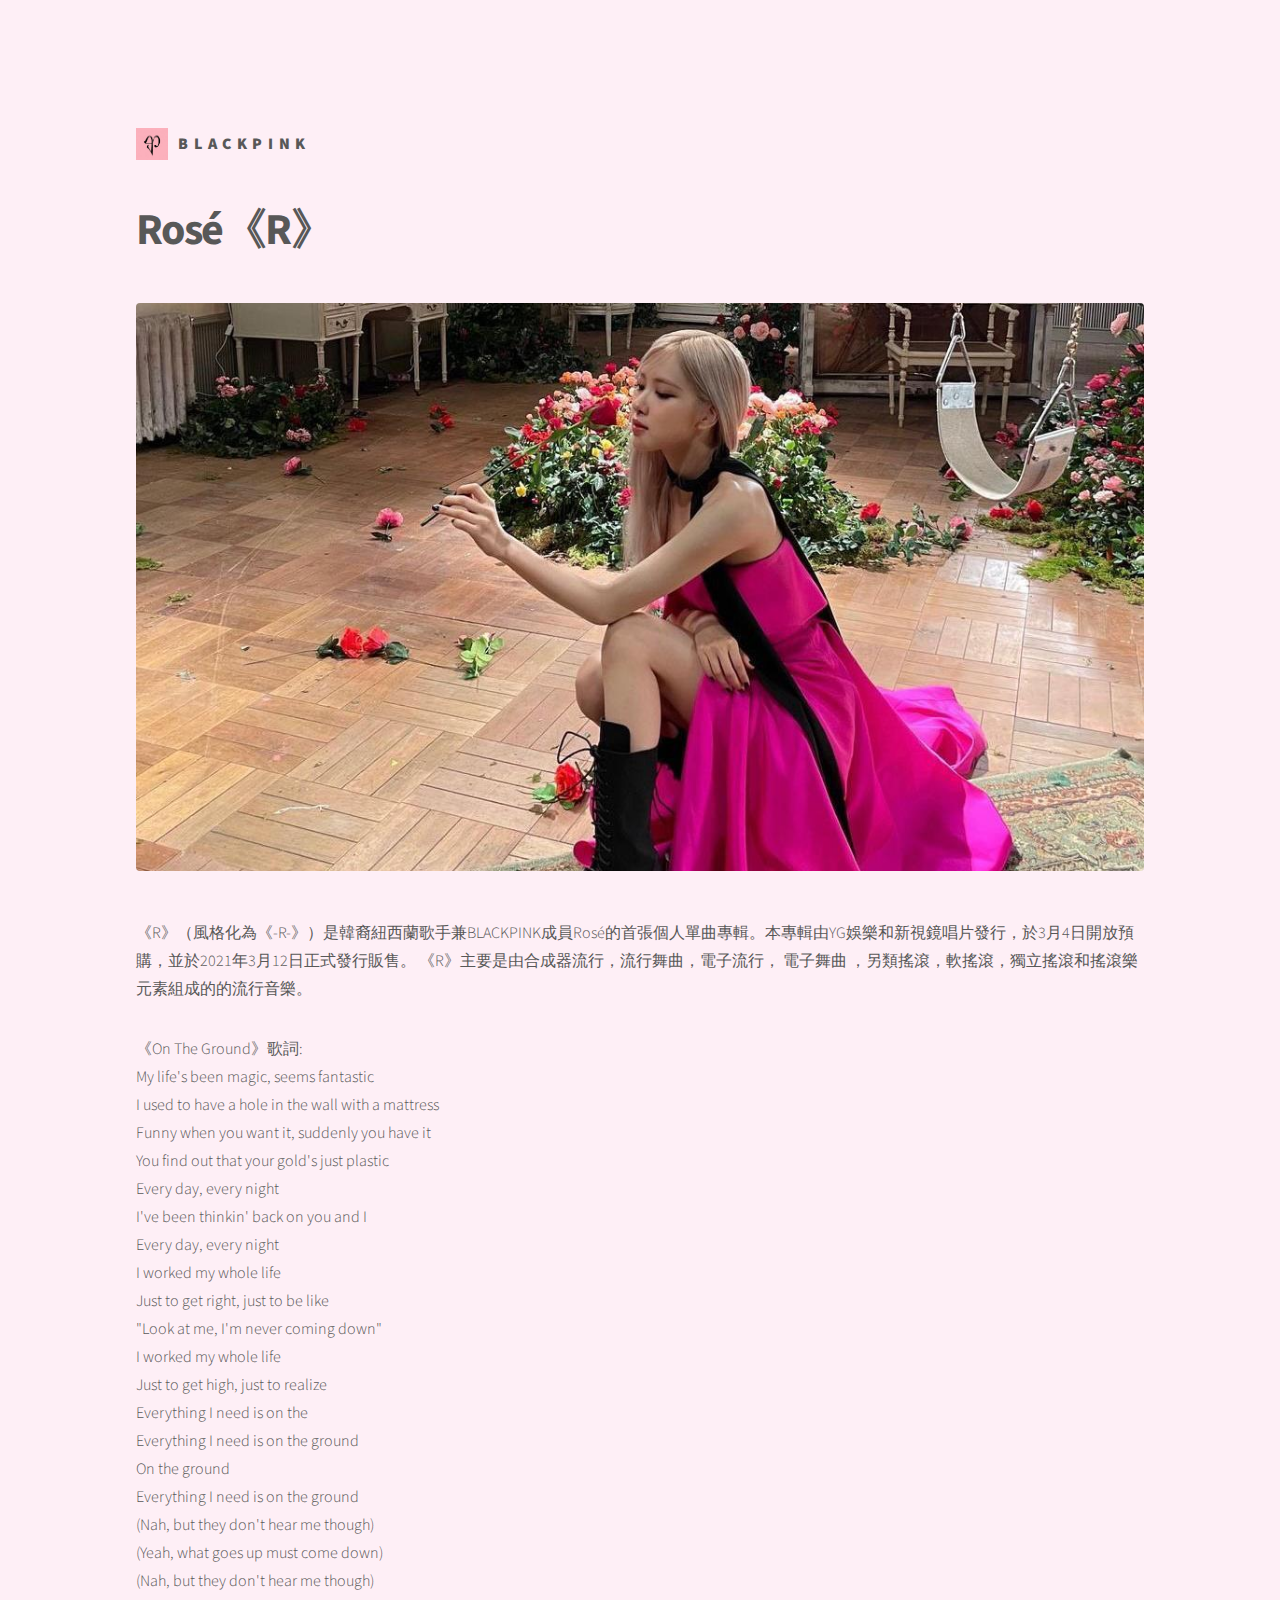
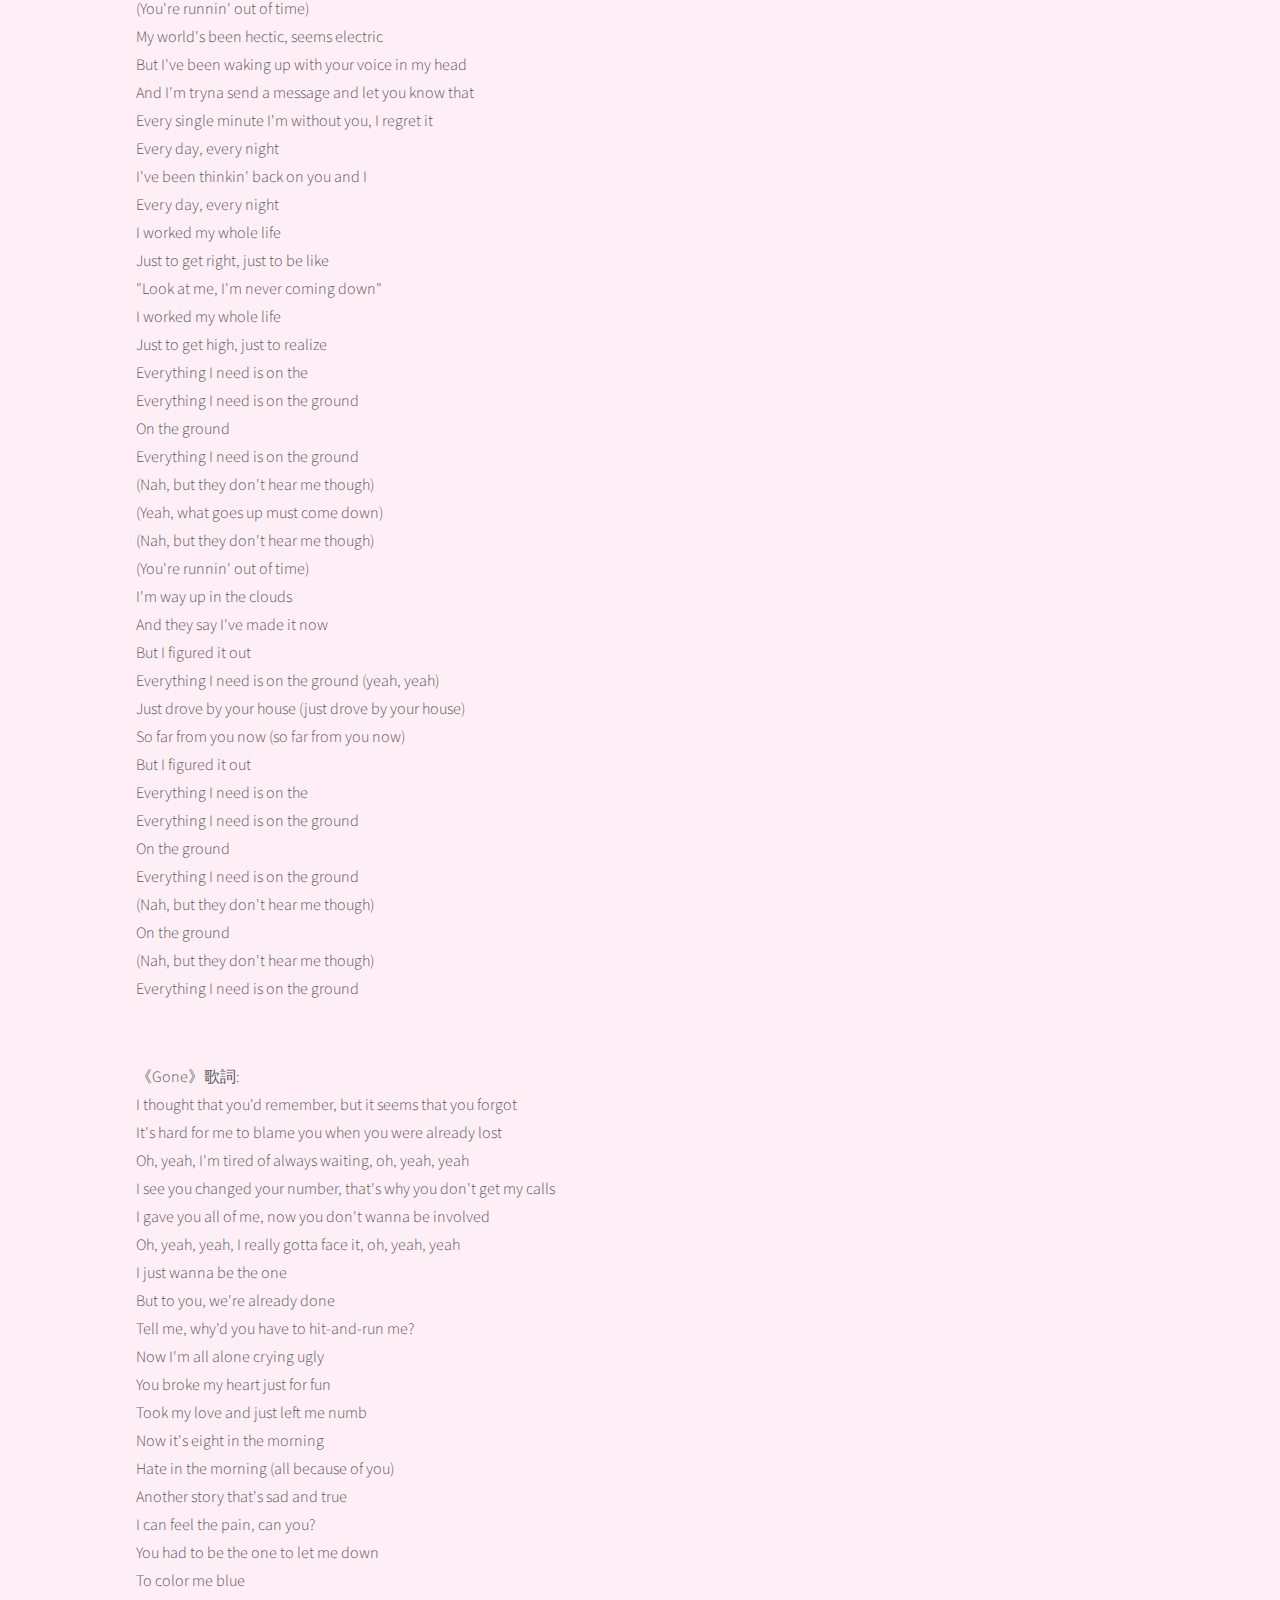
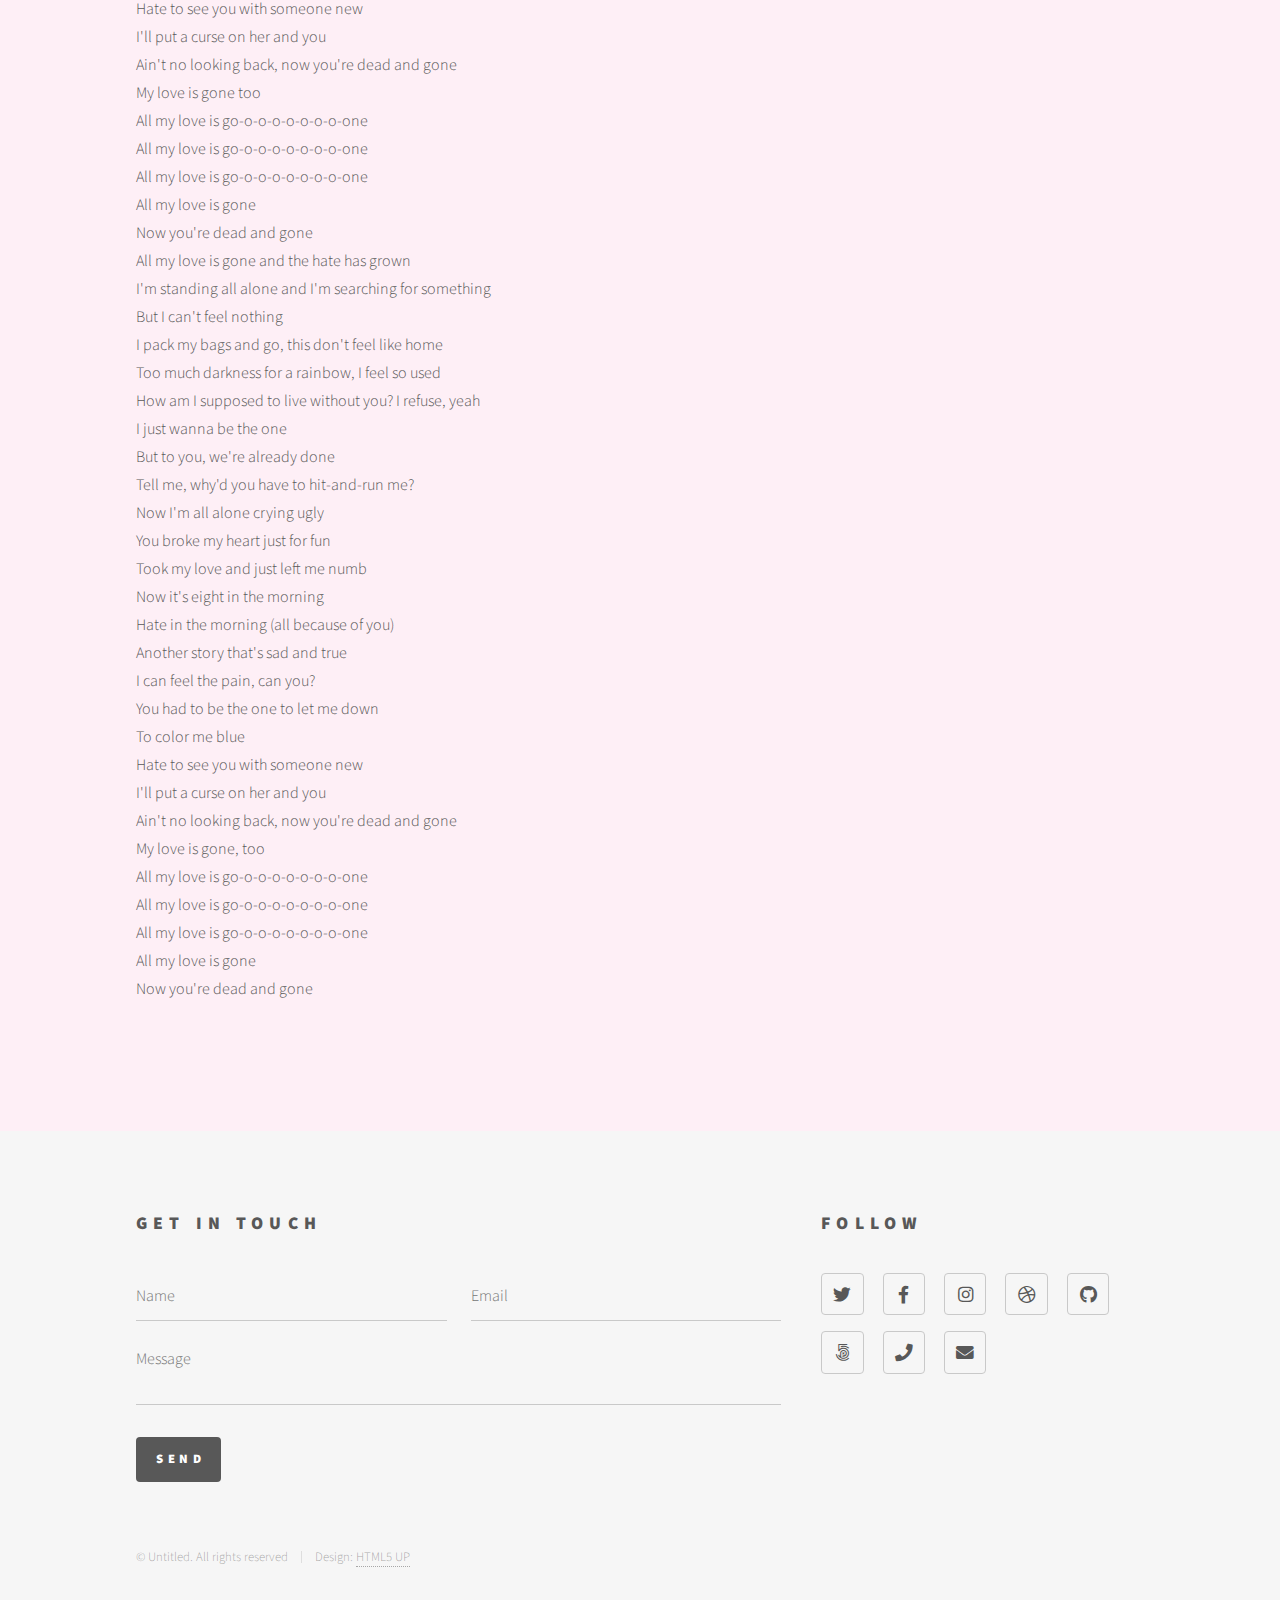
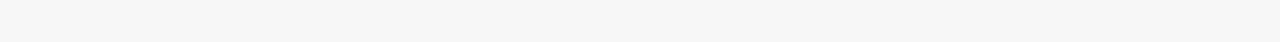
<file: generic rose.html>
<!DOCTYPE HTML>
<!--
	Phantom by HTML5 UP
	html5up.net | @ajlkn
	Free for personal and commercial use under the CCA 3.0 license (html5up.net/license)
-->
<html>
	<head>
		<title>Rosé《R》</title>
		<meta charset="utf-8" />
		<meta name="viewport" content="width=device-width, initial-scale=1, user-scalable=no" />
		<link rel="stylesheet" href="assets/css/main.css" />
		<noscript><link rel="stylesheet" href="assets/css/noscript.css" /></noscript>
	</head>
	<body class="is-preload">
		<!-- Wrapper -->
			<div id="wrapper">

				<!-- Header -->
					<header id="header">
						<div class="inner">

							<!-- Logo -->
								<a href="index.html" class="logo">
									<span class="symbol"><img src="images/bp logo.jpg" alt="" /></span><span class="title">BLACKPINK</span>
								</a>

							

						</div>
					</header>

				

				<!-- Main -->
					<div id="main">
						<div class="inner">
							<h1>Rosé《R》</h1>
							<span class="image main"><img src="images/rose.jpeg" alt="" /></span>
							<p>《R》（風格化為《-R-》）是韓裔紐西蘭歌手兼BLACKPINK成員Rosé的首張個人單曲專輯。本專輯由YG娛樂和新視鏡唱片發行，於3月4日開放預購，並於2021年3月12日正式發行販售。 《R》主要是由合成器流行，流行舞曲，電子流行， 電子舞曲 ，另類搖滾，軟搖滾，獨立搖滾和搖滾樂元素組成的的流行音樂。</p>
							<p>《On The Ground》歌詞:<br>
								My life's been magic, seems fantastic<br>
								I used to have a hole in the wall with a mattress<br>
								Funny when you want it, suddenly you have it<br>
								You find out that your gold's just plastic<br>
								Every day, every night<br>
								I've been thinkin' back on you and I<br>
								Every day, every night<br>
								I worked my whole life<br>
								Just to get right, just to be like<br>
								"Look at me, I'm never coming down"<br>
								I worked my whole life<br>
								Just to get high, just to realize<br>
								Everything I need is on the<br>
								Everything I need is on the ground<br>
								On the ground<br>
								Everything I need is on the ground<br>
								(Nah, but they don't hear me though)<br>
								(Yeah, what goes up must come down)<br>
								(Nah, but they don't hear me though)<br>
								(You're runnin' out of time)<br>
								My world's been hectic, seems electric<br>
								But I've been waking up with your voice in my head<br>
								And I'm tryna send a message and let you know that<br>
								Every single minute I'm without you, I regret it<br>
								Every day, every night<br>
								I've been thinkin' back on you and I<br>
								Every day, every night<br>
								I worked my whole life<br>
								Just to get right, just to be like<br>
								"Look at me, I'm never coming down"<br>
								I worked my whole life<br>
								Just to get high, just to realize<br>
								Everything I need is on the<br>
								Everything I need is on the ground<br>
								On the ground<br>
								Everything I need is on the ground<br>
								(Nah, but they don't hear me though)<br>
								(Yeah, what goes up must come down)<br>
								(Nah, but they don't hear me though)<br>
								(You're runnin' out of time)<br>
								I'm way up in the clouds<br>
								And they say I've made it now<br>
								But I figured it out<br>
								Everything I need is on the ground (yeah, yeah)<br>
								Just drove by your house (just drove by your house)<br>
								So far from you now (so far from you now)<br>
								But I figured it out<br>
								Everything I need is on the<br>
								Everything I need is on the ground<br>
								On the ground<br>
								Everything I need is on the ground<br>
								(Nah, but they don't hear me though)<br>
								On the ground<br>
								(Nah, but they don't hear me though)<br>
								Everything I need is on the ground</p><br>
								
							<p>《Gone》歌詞:<br>
								I thought that you'd remember, but it seems that you forgot<br>
								It's hard for me to blame you when you were already lost<br>
								Oh, yeah, I'm tired of always waiting, oh, yeah, yeah<br>
								I see you changed your number, that's why you don't get my calls<br>
								I gave you all of me, now you don't wanna be involved<br>
								Oh, yeah, yeah, I really gotta face it, oh, yeah, yeah<br>
								I just wanna be the one<br>
								But to you, we're already done<br>
								Tell me, why'd you have to hit-and-run me?<br>
								Now I'm all alone crying ugly<br>
								You broke my heart just for fun<br>
								Took my love and just left me numb<br>
								Now it's eight in the morning<br>
								Hate in the morning (all because of you)<br>
								Another story that's sad and true<br>
								I can feel the pain, can you?<br>
								You had to be the one to let me down<br>
								To color me blue<br>
								Hate to see you with someone new<br>
								I'll put a curse on her and you<br>
								Ain't no looking back, now you're dead and gone<br>
								My love is gone too<br>
								All my love is go-o-o-o-o-o-o-o-one<br>
								All my love is go-o-o-o-o-o-o-o-one<br>
								All my love is go-o-o-o-o-o-o-o-one<br>
								All my love is gone<br>
								Now you're dead and gone<br>
								All my love is gone and the hate has grown<br>
								I'm standing all alone and I'm searching for something<br>
								But I can't feel nothing<br>
								I pack my bags and go, this don't feel like home<br>
								Too much darkness for a rainbow, I feel so used<br>
								How am I supposed to live without you? I refuse, yeah<br>
								I just wanna be the one<br>
								But to you, we're already done<br>
								Tell me, why'd you have to hit-and-run me?<br>
								Now I'm all alone crying ugly<br>
								You broke my heart just for fun<br>
								Took my love and just left me numb<br>
								Now it's eight in the morning<br>
								Hate in the morning (all because of you)<br>
								Another story that's sad and true<br>
								I can feel the pain, can you?<br>
								You had to be the one to let me down<br>
								To color me blue<br>
								Hate to see you with someone new<br>
								I'll put a curse on her and you<br>
								Ain't no looking back, now you're dead and gone<br>
								My love is gone, too<br>
								All my love is go-o-o-o-o-o-o-o-one<br>
								All my love is go-o-o-o-o-o-o-o-one<br>
								All my love is go-o-o-o-o-o-o-o-one<br>
								All my love is gone<br>
								Now you're dead and gone</p>
						</div>
					</div>

				<!-- Footer -->
					<footer id="footer">
						<div class="inner">
							<section>
								<h2>Get in touch</h2>
								<form method="post" action="#">
									<div class="fields">
										<div class="field half">
											<input type="text" name="name" id="name" placeholder="Name" />
										</div>
										<div class="field half">
											<input type="email" name="email" id="email" placeholder="Email" />
										</div>
										<div class="field">
											<textarea name="message" id="message" placeholder="Message"></textarea>
										</div>
									</div>
									<ul class="actions">
										<li><input type="submit" value="Send" class="primary" /></li>
									</ul>
								</form>
							</section>
							<section>
								<h2>Follow</h2>
								<ul class="icons">
									<li><a href="#" class="icon brands style2 fa-twitter"><span class="label">Twitter</span></a></li>
									<li><a href="#" class="icon brands style2 fa-facebook-f"><span class="label">Facebook</span></a></li>
									<li><a href="#" class="icon brands style2 fa-instagram"><span class="label">Instagram</span></a></li>
									<li><a href="#" class="icon brands style2 fa-dribbble"><span class="label">Dribbble</span></a></li>
									<li><a href="#" class="icon brands style2 fa-github"><span class="label">GitHub</span></a></li>
									<li><a href="#" class="icon brands style2 fa-500px"><span class="label">500px</span></a></li>
									<li><a href="#" class="icon solid style2 fa-phone"><span class="label">Phone</span></a></li>
									<li><a href="#" class="icon solid style2 fa-envelope"><span class="label">Email</span></a></li>
								</ul>
							</section>
							<ul class="copyright">
								<li>&copy; Untitled. All rights reserved</li><li>Design: <a href="http://html5up.net">HTML5 UP</a></li>
							</ul>
						</div>
					</footer>

			</div>

		<!-- Scripts -->
			<script src="assets/js/jquery.min.js"></script>
			<script src="assets/js/browser.min.js"></script>
			<script src="assets/js/breakpoints.min.js"></script>
			<script src="assets/js/util.js"></script>
			<script src="assets/js/main.js"></script>

	</body>
</html>
</file>
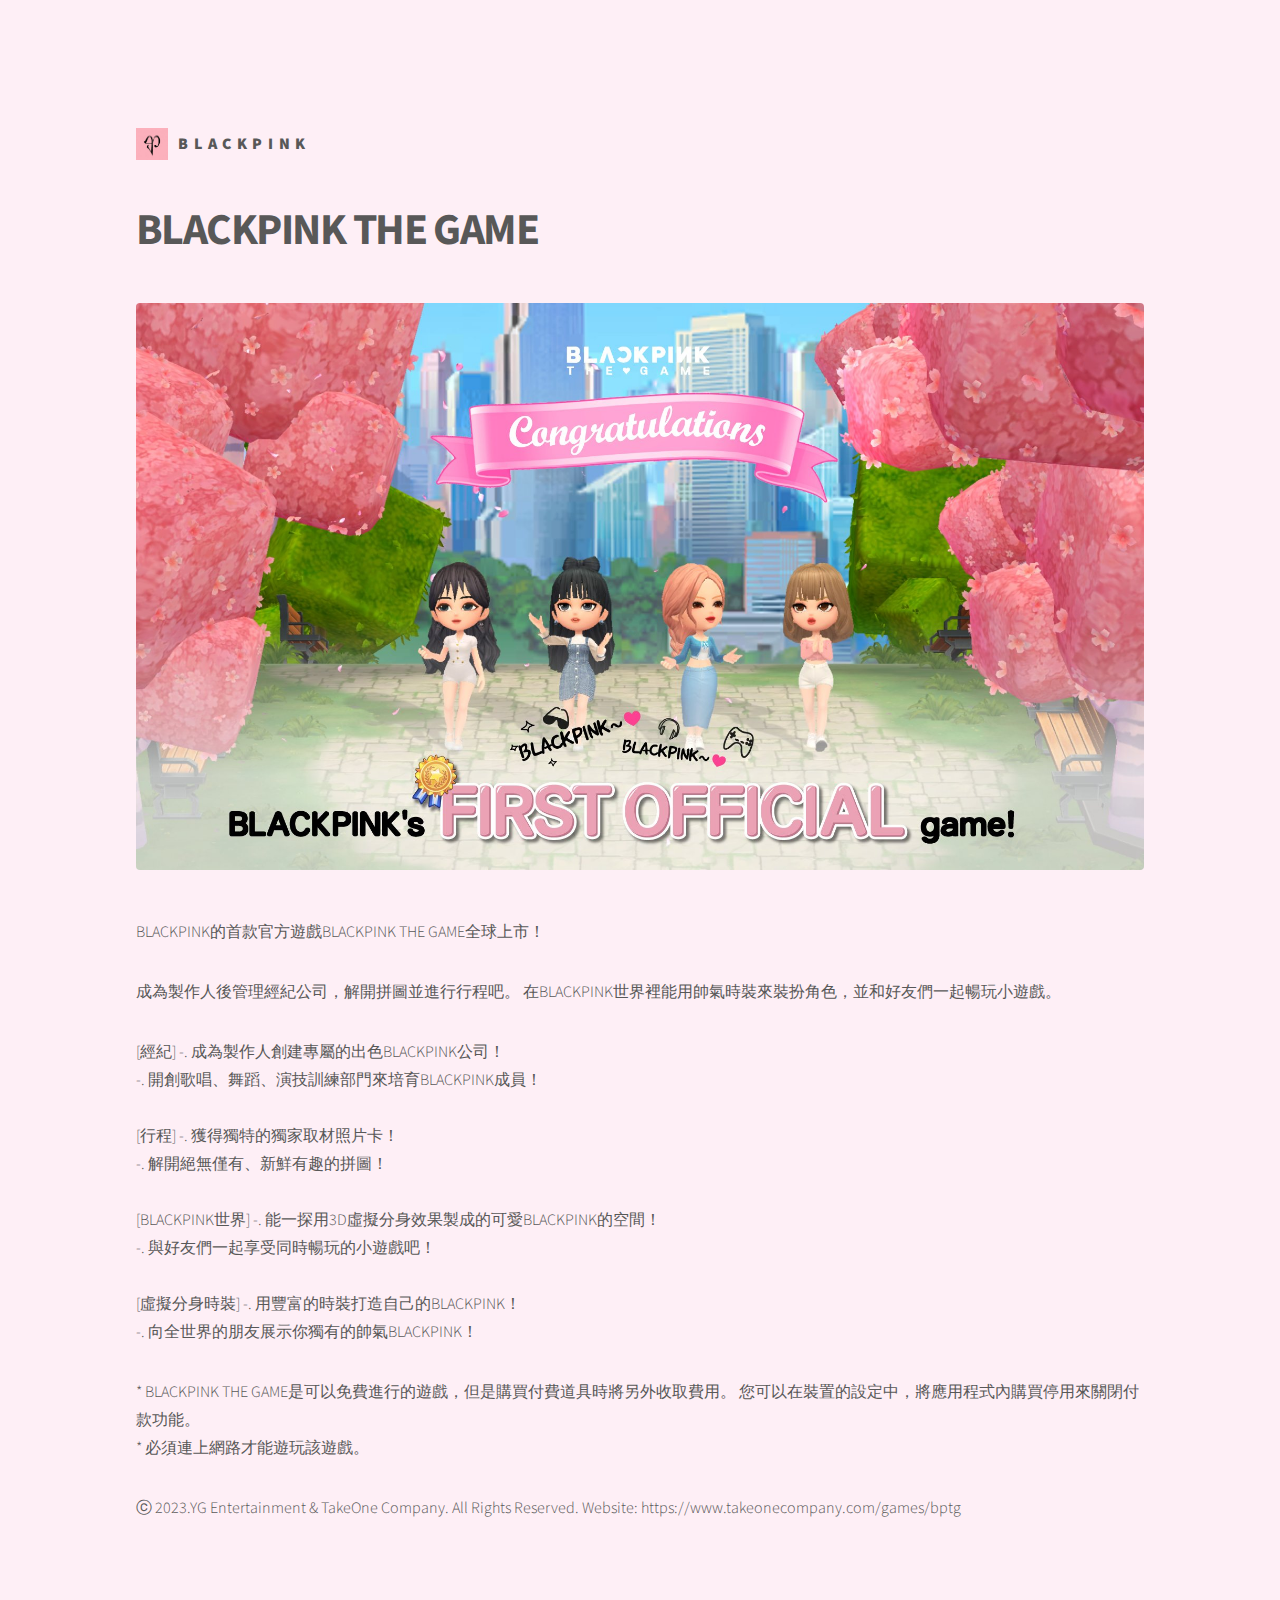
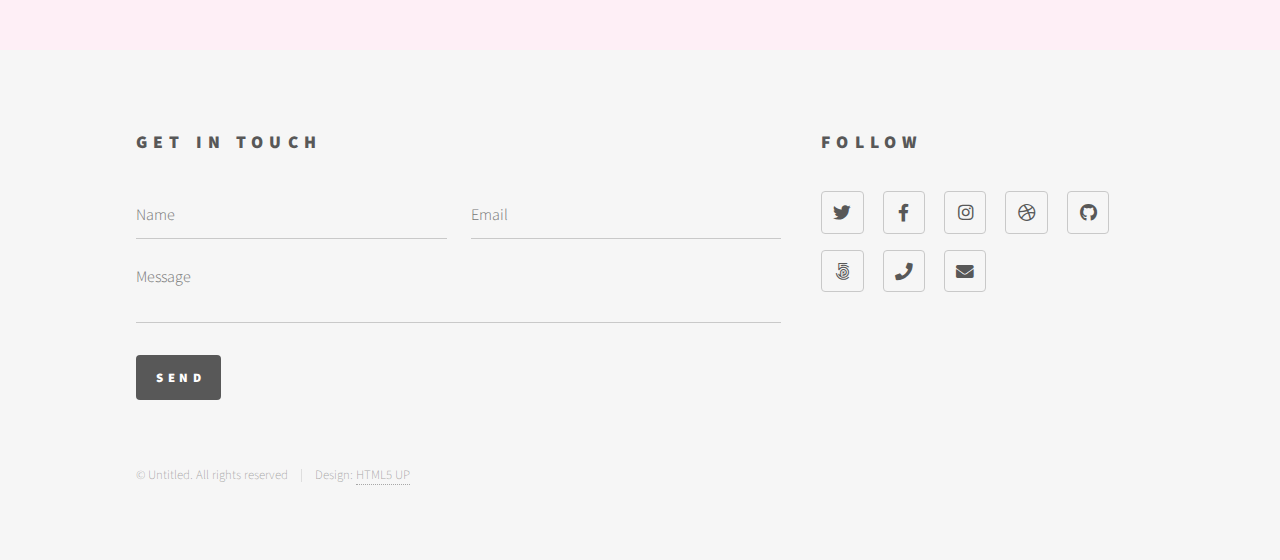
<file: generic.html>
<!DOCTYPE HTML>
<!--
	Phantom by HTML5 UP
	html5up.net | @ajlkn
	Free for personal and commercial use under the CCA 3.0 license (html5up.net/license)
-->
<html>
	<head>
		<title>BLACKPINK THE GAME</title>
		<meta charset="utf-8" />
		<meta name="viewport" content="width=device-width, initial-scale=1, user-scalable=no" />
		<link rel="stylesheet" href="assets/css/main.css" />
		<noscript><link rel="stylesheet" href="assets/css/noscript.css" /></noscript>
	</head>
	<body class="is-preload">
		<!-- Wrapper -->
			<div id="wrapper">

				<!-- Header -->
					<header id="header">
						<div class="inner">

							<!-- Logo -->
								<a href="index.html" class="logo">
									<span class="symbol"><img src="images/bp logo.jpg" alt="" /></span><span class="title">BLACKPINK</span>
								</a>

							

						</div>
					</header>

				

				<!-- Main -->
					<div id="main">
						<div class="inner">
							<h1>BLACKPINK THE GAME</h1>
							<span class="image main"><img src="images/Fs1nMfCagAAy_PT.jpeg" alt="" /></span>
							<p>BLACKPINK的首款官方遊戲BLACKPINK THE GAME全球上市！</p>
							<p>成為製作人後管理經紀公司，解開拼圖並進行行程吧。
								在BLACKPINK世界裡能用帥氣時裝來裝扮角色，並和好友們一起暢玩小遊戲。</p>
							
							<p>[經紀]
								-. 成為製作人創建專屬的出色BLACKPINK公司！<br>
								-. 開創歌唱、舞蹈、演技訓練部門來培育BLACKPINK成員！
								
							<br><br>[行程]
								-. 獲得獨特的獨家取材照片卡！<br>
								-. 解開絕無僅有、新鮮有趣的拼圖！
								
							<br><br>[BLACKPINK世界]
								-. 能一探用3D虛擬分身效果製成的可愛BLACKPINK的空間！<br>
								-. 與好友們一起享受同時暢玩的小遊戲吧！
								
							<br><br>[虛擬分身時裝]
								-. 用豐富的時裝打造自己的BLACKPINK！<br>
								-. 向全世界的朋友展示你獨有的帥氣BLACKPINK！</p>
							<p>* BLACKPINK THE GAME是可以免費進行的遊戲，但是購買付費道具時將另外收取費用。
								您可以在裝置的設定中，將應用程式內購買停用來關閉付款功能。
								<br>
							* 必須連上網路才能遊玩該遊戲。</p>
								
							<p>	ⓒ 2023.YG Entertainment & TakeOne Company. All Rights Reserved.
								Website: https://www.takeonecompany.com/games/bptg</p>
						</div>
					</div>

				<!-- Footer -->
					<footer id="footer">
						<div class="inner">
							<section>
								<h2>Get in touch</h2>
								<form method="post" action="#">
									<div class="fields">
										<div class="field half">
											<input type="text" name="name" id="name" placeholder="Name" />
										</div>
										<div class="field half">
											<input type="email" name="email" id="email" placeholder="Email" />
										</div>
										<div class="field">
											<textarea name="message" id="message" placeholder="Message"></textarea>
										</div>
									</div>
									<ul class="actions">
										<li><input type="submit" value="Send" class="primary" /></li>
									</ul>
								</form>
							</section>
							<section>
								<h2>Follow</h2>
								<ul class="icons">
									<li><a href="#" class="icon brands style2 fa-twitter"><span class="label">Twitter</span></a></li>
									<li><a href="#" class="icon brands style2 fa-facebook-f"><span class="label">Facebook</span></a></li>
									<li><a href="#" class="icon brands style2 fa-instagram"><span class="label">Instagram</span></a></li>
									<li><a href="#" class="icon brands style2 fa-dribbble"><span class="label">Dribbble</span></a></li>
									<li><a href="#" class="icon brands style2 fa-github"><span class="label">GitHub</span></a></li>
									<li><a href="#" class="icon brands style2 fa-500px"><span class="label">500px</span></a></li>
									<li><a href="#" class="icon solid style2 fa-phone"><span class="label">Phone</span></a></li>
									<li><a href="#" class="icon solid style2 fa-envelope"><span class="label">Email</span></a></li>
								</ul>
							</section>
							<ul class="copyright">
								<li>&copy; Untitled. All rights reserved</li><li>Design: <a href="http://html5up.net">HTML5 UP</a></li>
							</ul>
						</div>
					</footer>

			</div>

		<!-- Scripts -->
			<script src="assets/js/jquery.min.js"></script>
			<script src="assets/js/browser.min.js"></script>
			<script src="assets/js/breakpoints.min.js"></script>
			<script src="assets/js/util.js"></script>
			<script src="assets/js/main.js"></script>

	</body>
</html>
</file>
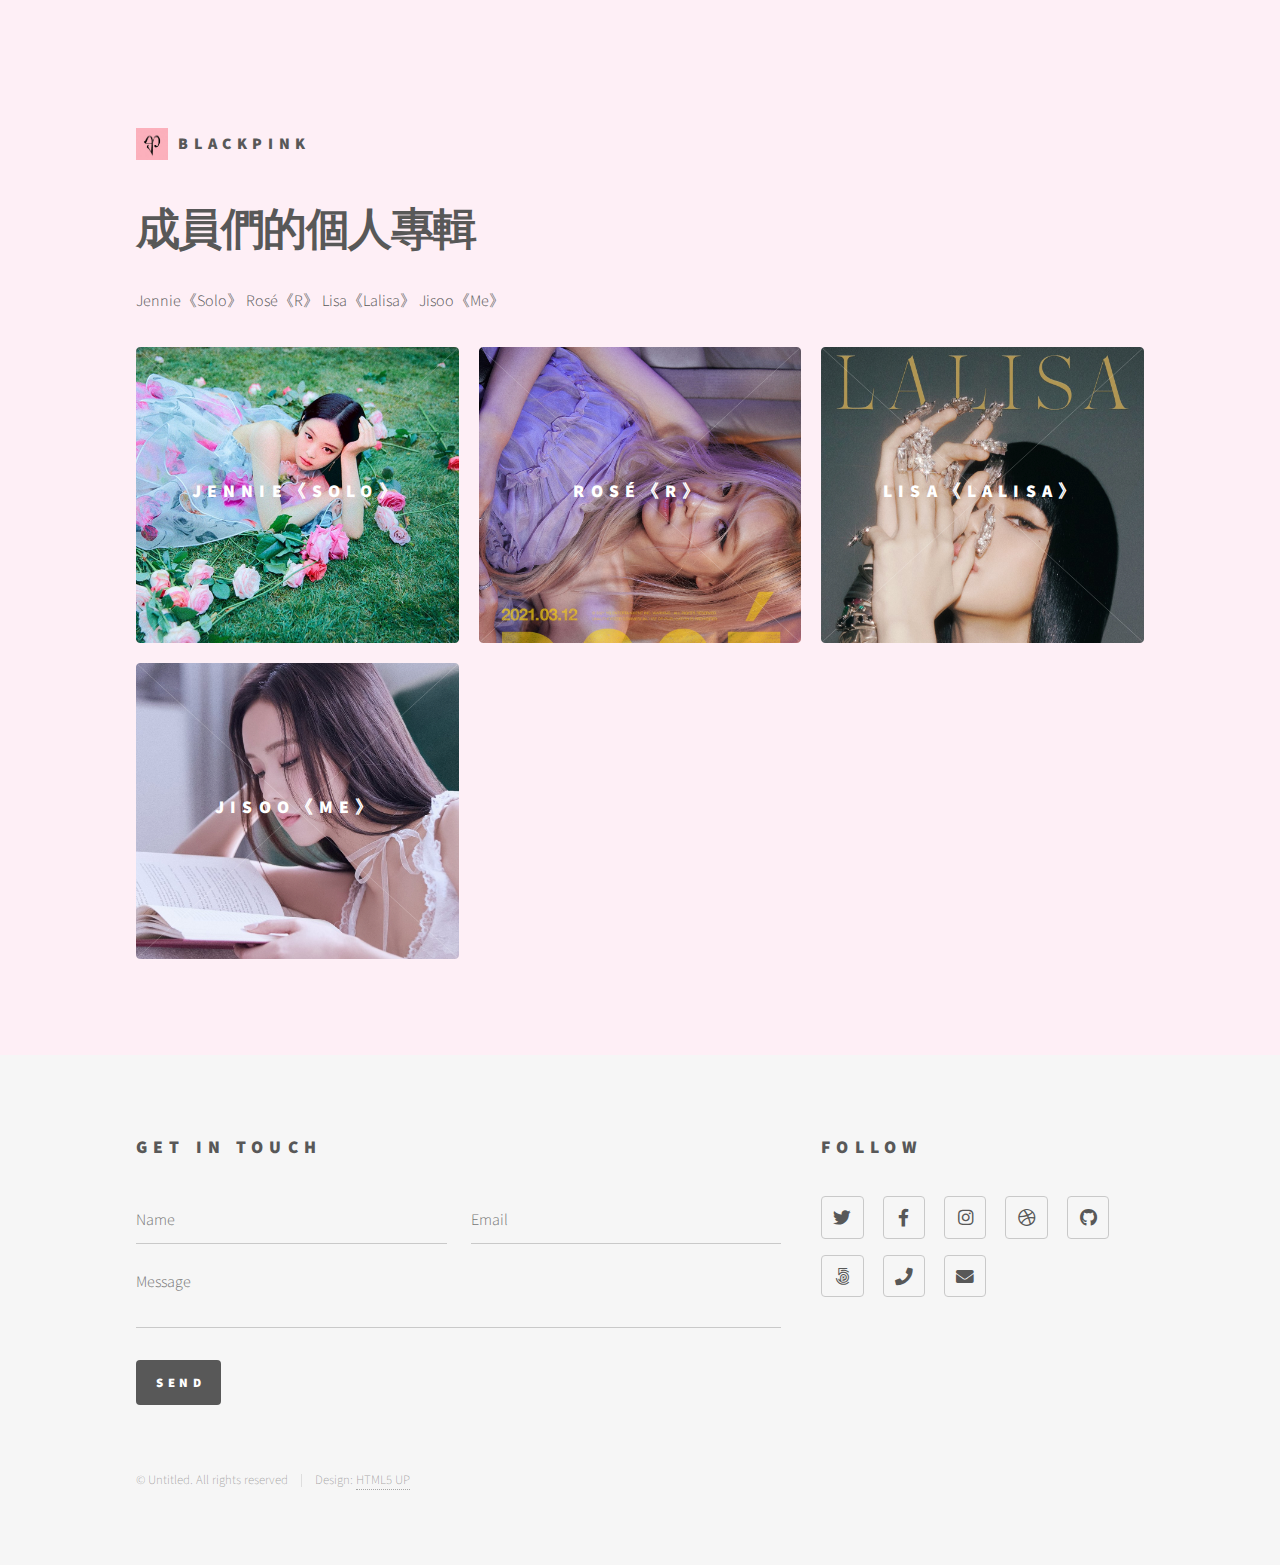
<file: song.html>
<!DOCTYPE HTML>
<!--
	Phantom by HTML5 UP
	html5up.net | @ajlkn
	Free for personal and commercial use under the CCA 3.0 license (html5up.net/license)
-->
<html>
	<head>
		<title>Blackpink in Your Area</title>
		<meta charset="utf-8" />
		<meta name="viewport" content="width=device-width, initial-scale=1, user-scalable=no" />
		<link rel="stylesheet" href="assets/css/main.css" />
		<noscript><link rel="stylesheet" href="assets/css/noscript.css" /></noscript>
	</head>
	<body class="is-preload">
		<!-- Wrapper -->
			<div id="wrapper">

				<!-- Header -->
					<header id="header">
						<div class="inner">

							<!-- Logo -->
								<a href="index.html" class="logo">
									<span class="symbol"><img src="images/bp logo.jpg" alt="" /></span><span class="title">BLACKPINK</span>
								</a>

							

						</div>
					</header>

			

				<!-- Main -->
					<div id="main">
						<div class="inner">
							<header>
								<h1>成員們的個人專輯</a></h1>
								<p>Jennie《Solo》 Rosé《R》 Lisa《Lalisa》 Jisoo《Me》</p>
							</header>
							<section class="tiles">
								<article class="style11">
									<span class="image">
										<img src="images/jennie_solo2.jpeg" alt="" />
									</span>
									<a href="generic jennie.html">
										<h2>Jennie《SOLO》</h2>
										<div class="content">
											<p>《SOLO》</p>
										</div>
									</a>
								</article>
								<article class="style11">
									<span class="image">
										<img src="images/rose_on the ground3.jpeg" alt="" />
									</span>
									<a href="generic rose.html">
										<h2> Rosé《R》</h2>
										<div class="content">
											<p>《On The Ground》
                                            <br>《Gone》</p>
										</div>
									</a>
								</article>
                                <article class="style11">
									<span class="image">
										<img src="images/lisa_lalisa3.jpeg" alt="" />
									</span>
									<a href="generic lisa.html">
										<h2> Lisa《LALISA》</h2>
										<div class="content">
											<p>《LALISA》
                                            <br>《MONEY》</p>
										</div>
									</a>
								</article>
                                <article class="style11">
									<span class="image">
										<img src="images/Fvux5baaYAEorSF.jpeg" alt="" />
									</span>
									<a href="generic jisoo.html">
										<h2> Jisoo《ME》</h2>
										<div class="content">
											<p>《FLower》
                                            <br>《All Eyes on Me》</p>
										</div>
									</a>
								</article>
							</section>
						</div>
					</div>

				<!-- Footer -->
					<footer id="footer">
						<div class="inner">
							<section>
								<h2>Get in touch</h2>
								<form method="post" action="#">
									<div class="fields">
										<div class="field half">
											<input type="text" name="name" id="name" placeholder="Name" />
										</div>
										<div class="field half">
											<input type="email" name="email" id="email" placeholder="Email" />
										</div>
										<div class="field">
											<textarea name="message" id="message" placeholder="Message"></textarea>
										</div>
									</div>
									<ul class="actions">
										<li><input type="submit" value="Send" class="primary" /></li>
									</ul>
								</form>
							</section>
							<section>
								<h2>Follow</h2>
								<ul class="icons">
									<li><a href="#" class="icon brands style2 fa-twitter"><span class="label">Twitter</span></a></li>
									<li><a href="#" class="icon brands style2 fa-facebook-f"><span class="label">Facebook</span></a></li>
									<li><a href="#" class="icon brands style2 fa-instagram"><span class="label">Instagram</span></a></li>
									<li><a href="#" class="icon brands style2 fa-dribbble"><span class="label">Dribbble</span></a></li>
									<li><a href="#" class="icon brands style2 fa-github"><span class="label">GitHub</span></a></li>
									<li><a href="#" class="icon brands style2 fa-500px"><span class="label">500px</span></a></li>
									<li><a href="#" class="icon solid style2 fa-phone"><span class="label">Phone</span></a></li>
									<li><a href="#" class="icon solid style2 fa-envelope"><span class="label">Email</span></a></li>
								</ul>
							</section>
							<ul class="copyright">
								<li>&copy; Untitled. All rights reserved</li><li>Design: <a href="http://html5up.net">HTML5 UP</a></li>
							</ul>
						</div>
					</footer>

			</div>

		<!-- Scripts -->
			<script src="assets/js/jquery.min.js"></script>
			<script src="assets/js/browser.min.js"></script>
			<script src="assets/js/breakpoints.min.js"></script>
			<script src="assets/js/util.js"></script>
			<script src="assets/js/main.js"></script>

	</body>
</html>
</file>
<file: assets/css/noscript.css>
/*
	Phantom by HTML5 UP
	html5up.net | @ajlkn
	Free for personal and commercial use under the CCA 3.0 license (html5up.net/license)
*/

/* Tiles */

	body.is-preload .tiles article {
		-moz-transform: none;
		-webkit-transform: none;
		-ms-transform: none;
		transform: none;
		opacity: 1;
	}
</file>
<file: simple RPG/style.css>
body{
    text-align: center;
}
canvas{
    border: 2px solid black;
    background-image: url(images/backg.jpg);
}
#talkBox{
    height: 20px;
    color: brown;
    font-size: 26px;
    font-weight: bold;
}
</file>
<file: assets/css/main.css>
@import url(fontawesome-all.min.css);
@import url("https://fonts.googleapis.com/css?family=Source+Sans+Pro:300,700,900");

/*
	Phantom by HTML5 UP
	html5up.net | @ajlkn
	Free for personal and commercial use under the CCA 3.0 license (html5up.net/license)
*/

html, body, div, span, applet, object,
iframe, h1, h2, h3, h4, h5, h6, p, blockquote,
pre, a, abbr, acronym, address, big, cite,
code, del, dfn, em, img, ins, kbd, q, s, samp,
small, strike, strong, sub, sup, tt, var, b,
u, i, center, dl, dt, dd, ol, ul, li, fieldset,
form, label, legend, table, caption, tbody,
tfoot, thead, tr, th, td, article, aside,
canvas, details, embed, figure, figcaption,
footer, header, hgroup, menu, nav, output, ruby,
section, summary, time, mark, audio, video {
	margin: 0;
	padding: 0;
	border: 0;
	font-size: 100%;
	font: inherit;
	vertical-align: baseline;}

article, aside, details, figcaption, figure,
footer, header, hgroup, menu, nav, section {
	display: block;}

body {
	line-height: 1;
}

ol, ul {
	list-style: none;
}

blockquote, q {
	quotes: none;
}

	blockquote:before, blockquote:after, q:before, q:after {
		content: '';
		content: none;
	}

table {
	border-collapse: collapse;
	border-spacing: 0;
}

body {
	-webkit-text-size-adjust: none;
}

mark {
	background-color: transparent;
	color: inherit;
}

input::-moz-focus-inner {
	border: 0;
	padding: 0;
}

input, select, textarea {
	-moz-appearance: none;
	-webkit-appearance: none;
	-ms-appearance: none;
	appearance: none;
}

/* Basic */

	@-ms-viewport {
		width: device-width;
	}

	body {
		-ms-overflow-style: scrollbar;
	}

	@media screen and (max-width: 480px) {

		html, body {
			min-width: 320px;
		}

	}

	html {
		box-sizing: border-box;
	}

	*, *:before, *:after {
		box-sizing: inherit;
	}

	body {
		background: #feeff6fa;
	}

		body.is-preload *, body.is-preload *:before, body.is-preload *:after {
			-moz-animation: none !important;
			-webkit-animation: none !important;
			-ms-animation: none !important;
			animation: none !important;
			-moz-transition: none !important;
			-webkit-transition: none !important;
			-ms-transition: none !important;
			transition: none !important;
		}

/* Type */

	body, input, select, textarea {
		color: #585858;
		font-family: "Source Sans Pro", Helvetica, sans-serif;
		font-size: 16pt;
		font-weight: 300;
		line-height: 1.75;
	}

		@media screen and (max-width: 1680px) {

			body, input, select, textarea {
				font-size: 14pt;
			}

		}

		@media screen and (max-width: 1280px) {

			body, input, select, textarea {
				font-size: 12pt;
			}

		}

	a {
		-moz-transition: border-bottom-color 0.2s ease, color 0.2s ease;
		-webkit-transition: border-bottom-color 0.2s ease, color 0.2s ease;
		-ms-transition: border-bottom-color 0.2s ease, color 0.2s ease;
		transition: border-bottom-color 0.2s ease, color 0.2s ease;
		text-decoration: none;
		color: #585858;
		border-bottom: dotted 1px rgba(88, 88, 88, 0.5);
	}

		a:hover {
			border-bottom-color: transparent;
			color: #f2849e !important;
		}

	strong, b {
		font-weight: 900;
	}

	em, i {
		font-style: italic;
	}

	p {
		margin: 0 0 2em 0;
	}

	h1 {
		font-size: 2.75em;
		font-weight: 700;
		line-height: 1.3;
		margin: 0 0 1em 0;
		letter-spacing: -0.035em;
	}

		h1 a {
			color: inherit;
		}

		@media screen and (max-width: 736px) {

			h1 {
				font-size: 2em;
				margin: 0 0 1em 0;
			}

		}

		@media screen and (max-width: 360px) {

			h1 {
				font-size: 1.75em;
			}

		}

	h2, h3, h4, h5, h6 {
		font-weight: 900;
		line-height: 1.5;
		margin: 0 0 2em 0;
		text-transform: uppercase;
		letter-spacing: 0.35em;
	}

		h2 a, h3 a, h4 a, h5 a, h6 a {
			color: inherit;
		}

	h2 {
		font-size: 1.1em;
	}

	h3 {
		font-size: 1em;
	}

	h4 {
		font-size: 0.8em;
	}

	h5 {
		font-size: 0.8em;
	}

	h6 {
		font-size: 0.8em;
	}

	@media screen and (max-width: 980px) {

		h1 br, h2 br, h3 br, h4 br, h5 br, h6 br {
			display: none;
		}

	}

	@media screen and (max-width: 736px) {

		h2 {
			font-size: 1em;
		}

		h3 {
			font-size: 0.8em;
		}

	}

	sub {
		font-size: 0.8em;
		position: relative;
		top: 0.5em;
	}

	sup {
		font-size: 0.8em;
		position: relative;
		top: -0.5em;
	}

	blockquote {
		border-left: solid 4px #c9c9c9;
		font-style: italic;
		margin: 0 0 2em 0;
		padding: 0.5em 0 0.5em 2em;
	}

	code {
		background: rgba(144, 144, 144, 0.075);
		border-radius: 4px;
		border: solid 1px #c9c9c9;
		font-family: "Courier New", monospace;
		font-size: 0.9em;
		margin: 0 0.25em;
		padding: 0.25em 0.65em;
	}

	pre {
		-webkit-overflow-scrolling: touch;
		font-family: "Courier New", monospace;
		font-size: 0.9em;
		margin: 0 0 2em 0;
	}

		pre code {
			display: block;
			line-height: 1.75;
			padding: 1em 1.5em;
			overflow-x: auto;
		}

	hr {
		border: 0;
		border-bottom: solid 1px #c9c9c9;
		margin: 2em 0;
	}

		hr.major {
			margin: 3em 0;
		}

	.align-left {
		text-align: left;
	}

	.align-center {
		text-align: center;
	}

	.align-right {
		text-align: right;
	}

/* Row */

	.row {
		display: flex;
		flex-wrap: wrap;
		box-sizing: border-box;
		align-items: stretch;
	}

		.row > * {
			box-sizing: border-box;
		}

		.row.gtr-uniform > * > :last-child {
			margin-bottom: 0;
		}

		.row.aln-left {
			justify-content: flex-start;
		}

		.row.aln-center {
			justify-content: center;
		}

		.row.aln-right {
			justify-content: flex-end;
		}

		.row.aln-top {
			align-items: flex-start;
		}

		.row.aln-middle {
			align-items: center;
		}

		.row.aln-bottom {
			align-items: flex-end;
		}

		.row > .imp {
			order: -1;
		}

		.row > .col-1 {
			width: 8.33333%;
		}

		.row > .off-1 {
			margin-left: 8.33333%;
		}

		.row > .col-2 {
			width: 16.66667%;
		}

		.row > .off-2 {
			margin-left: 16.66667%;
		}

		.row > .col-3 {
			width: 25%;
		}

		.row > .off-3 {
			margin-left: 25%;
		}

		.row > .col-4 {
			width: 33.33333%;
		}

		.row > .off-4 {
			margin-left: 33.33333%;
		}

		.row > .col-5 {
			width: 41.66667%;
		}

		.row > .off-5 {
			margin-left: 41.66667%;
		}

		.row > .col-6 {
			width: 50%;
		}

		.row > .off-6 {
			margin-left: 50%;
		}

		.row > .col-7 {
			width: 58.33333%;
		}

		.row > .off-7 {
			margin-left: 58.33333%;
		}

		.row > .col-8 {
			width: 66.66667%;
		}

		.row > .off-8 {
			margin-left: 66.66667%;
		}

		.row > .col-9 {
			width: 75%;
		}

		.row > .off-9 {
			margin-left: 75%;
		}

		.row > .col-10 {
			width: 83.33333%;
		}

		.row > .off-10 {
			margin-left: 83.33333%;
		}

		.row > .col-11 {
			width: 91.66667%;
		}

		.row > .off-11 {
			margin-left: 91.66667%;
		}

		.row > .col-12 {
			width: 100%;
		}

		.row > .off-12 {
			margin-left: 100%;
		}

		.row.gtr-0 {
			margin-top: 0;
			margin-left: 0em;
		}

			.row.gtr-0 > * {
				padding: 0 0 0 0em;
			}

			.row.gtr-0.gtr-uniform {
				margin-top: 0em;
			}

				.row.gtr-0.gtr-uniform > * {
					padding-top: 0em;
				}

		.row.gtr-25 {
			margin-top: 0;
			margin-left: -0.5em;
		}

			.row.gtr-25 > * {
				padding: 0 0 0 0.5em;
			}

			.row.gtr-25.gtr-uniform {
				margin-top: -0.5em;
			}

				.row.gtr-25.gtr-uniform > * {
					padding-top: 0.5em;
				}

		.row.gtr-50 {
			margin-top: 0;
			margin-left: -1em;
		}

			.row.gtr-50 > * {
				padding: 0 0 0 1em;
			}

			.row.gtr-50.gtr-uniform {
				margin-top: -1em;
			}

				.row.gtr-50.gtr-uniform > * {
					padding-top: 1em;
				}

		.row {
			margin-top: 0;
			margin-left: -2em;
		}

			.row > * {
				padding: 0 0 0 2em;
			}

			.row.gtr-uniform {
				margin-top: -2em;
			}

				.row.gtr-uniform > * {
					padding-top: 2em;
				}

		.row.gtr-150 {
			margin-top: 0;
			margin-left: -3em;
		}

			.row.gtr-150 > * {
				padding: 0 0 0 3em;
			}

			.row.gtr-150.gtr-uniform {
				margin-top: -3em;
			}

				.row.gtr-150.gtr-uniform > * {
					padding-top: 3em;
				}

		.row.gtr-200 {
			margin-top: 0;
			margin-left: -4em;
		}

			.row.gtr-200 > * {
				padding: 0 0 0 4em;
			}

			.row.gtr-200.gtr-uniform {
				margin-top: -4em;
			}

				.row.gtr-200.gtr-uniform > * {
					padding-top: 4em;
				}

		@media screen and (max-width: 1680px) {

			.row {
				display: flex;
				flex-wrap: wrap;
				box-sizing: border-box;
				align-items: stretch;
			}

				.row > * {
					box-sizing: border-box;
				}

				.row.gtr-uniform > * > :last-child {
					margin-bottom: 0;
				}

				.row.aln-left {
					justify-content: flex-start;
				}

				.row.aln-center {
					justify-content: center;
				}

				.row.aln-right {
					justify-content: flex-end;
				}

				.row.aln-top {
					align-items: flex-start;
				}

				.row.aln-middle {
					align-items: center;
				}

				.row.aln-bottom {
					align-items: flex-end;
				}

				.row > .imp-xlarge {
					order: -1;
				}

				.row > .col-1-xlarge {
					width: 8.33333%;
				}

				.row > .off-1-xlarge {
					margin-left: 8.33333%;
				}

				.row > .col-2-xlarge {
					width: 16.66667%;
				}

				.row > .off-2-xlarge {
					margin-left: 16.66667%;
				}

				.row > .col-3-xlarge {
					width: 25%;
				}

				.row > .off-3-xlarge {
					margin-left: 25%;
				}

				.row > .col-4-xlarge {
					width: 33.33333%;
				}

				.row > .off-4-xlarge {
					margin-left: 33.33333%;
				}

				.row > .col-5-xlarge {
					width: 41.66667%;
				}

				.row > .off-5-xlarge {
					margin-left: 41.66667%;
				}

				.row > .col-6-xlarge {
					width: 50%;
				}

				.row > .off-6-xlarge {
					margin-left: 50%;
				}

				.row > .col-7-xlarge {
					width: 58.33333%;
				}

				.row > .off-7-xlarge {
					margin-left: 58.33333%;
				}

				.row > .col-8-xlarge {
					width: 66.66667%;
				}

				.row > .off-8-xlarge {
					margin-left: 66.66667%;
				}

				.row > .col-9-xlarge {
					width: 75%;
				}

				.row > .off-9-xlarge {
					margin-left: 75%;
				}

				.row > .col-10-xlarge {
					width: 83.33333%;
				}

				.row > .off-10-xlarge {
					margin-left: 83.33333%;
				}

				.row > .col-11-xlarge {
					width: 91.66667%;
				}

				.row > .off-11-xlarge {
					margin-left: 91.66667%;
				}

				.row > .col-12-xlarge {
					width: 100%;
				}

				.row > .off-12-xlarge {
					margin-left: 100%;
				}

				.row.gtr-0 {
					margin-top: 0;
					margin-left: 0em;
				}

					.row.gtr-0 > * {
						padding: 0 0 0 0em;
					}

					.row.gtr-0.gtr-uniform {
						margin-top: 0em;
					}

						.row.gtr-0.gtr-uniform > * {
							padding-top: 0em;
						}

				.row.gtr-25 {
					margin-top: 0;
					margin-left: -0.5em;
				}

					.row.gtr-25 > * {
						padding: 0 0 0 0.5em;
					}

					.row.gtr-25.gtr-uniform {
						margin-top: -0.5em;
					}

						.row.gtr-25.gtr-uniform > * {
							padding-top: 0.5em;
						}

				.row.gtr-50 {
					margin-top: 0;
					margin-left: -1em;
				}

					.row.gtr-50 > * {
						padding: 0 0 0 1em;
					}

					.row.gtr-50.gtr-uniform {
						margin-top: -1em;
					}

						.row.gtr-50.gtr-uniform > * {
							padding-top: 1em;
						}

				.row {
					margin-top: 0;
					margin-left: -2em;
				}

					.row > * {
						padding: 0 0 0 2em;
					}

					.row.gtr-uniform {
						margin-top: -2em;
					}

						.row.gtr-uniform > * {
							padding-top: 2em;
						}

				.row.gtr-150 {
					margin-top: 0;
					margin-left: -3em;
				}

					.row.gtr-150 > * {
						padding: 0 0 0 3em;
					}

					.row.gtr-150.gtr-uniform {
						margin-top: -3em;
					}

						.row.gtr-150.gtr-uniform > * {
							padding-top: 3em;
						}

				.row.gtr-200 {
					margin-top: 0;
					margin-left: -4em;
				}

					.row.gtr-200 > * {
						padding: 0 0 0 4em;
					}

					.row.gtr-200.gtr-uniform {
						margin-top: -4em;
					}

						.row.gtr-200.gtr-uniform > * {
							padding-top: 4em;
						}

		}

		@media screen and (max-width: 1280px) {

			.row {
				display: flex;
				flex-wrap: wrap;
				box-sizing: border-box;
				align-items: stretch;
			}

				.row > * {
					box-sizing: border-box;
				}

				.row.gtr-uniform > * > :last-child {
					margin-bottom: 0;
				}

				.row.aln-left {
					justify-content: flex-start;
				}

				.row.aln-center {
					justify-content: center;
				}

				.row.aln-right {
					justify-content: flex-end;
				}

				.row.aln-top {
					align-items: flex-start;
				}

				.row.aln-middle {
					align-items: center;
				}

				.row.aln-bottom {
					align-items: flex-end;
				}

				.row > .imp-large {
					order: -1;
				}

				.row > .col-1-large {
					width: 8.33333%;
				}

				.row > .off-1-large {
					margin-left: 8.33333%;
				}

				.row > .col-2-large {
					width: 16.66667%;
				}

				.row > .off-2-large {
					margin-left: 16.66667%;
				}

				.row > .col-3-large {
					width: 25%;
				}

				.row > .off-3-large {
					margin-left: 25%;
				}

				.row > .col-4-large {
					width: 33.33333%;
				}

				.row > .off-4-large {
					margin-left: 33.33333%;
				}

				.row > .col-5-large {
					width: 41.66667%;
				}

				.row > .off-5-large {
					margin-left: 41.66667%;
				}

				.row > .col-6-large {
					width: 50%;
				}

				.row > .off-6-large {
					margin-left: 50%;
				}

				.row > .col-7-large {
					width: 58.33333%;
				}

				.row > .off-7-large {
					margin-left: 58.33333%;
				}

				.row > .col-8-large {
					width: 66.66667%;
				}

				.row > .off-8-large {
					margin-left: 66.66667%;
				}

				.row > .col-9-large {
					width: 75%;
				}

				.row > .off-9-large {
					margin-left: 75%;
				}

				.row > .col-10-large {
					width: 83.33333%;
				}

				.row > .off-10-large {
					margin-left: 83.33333%;
				}

				.row > .col-11-large {
					width: 91.66667%;
				}

				.row > .off-11-large {
					margin-left: 91.66667%;
				}

				.row > .col-12-large {
					width: 100%;
				}

				.row > .off-12-large {
					margin-left: 100%;
				}

				.row.gtr-0 {
					margin-top: 0;
					margin-left: 0em;
				}

					.row.gtr-0 > * {
						padding: 0 0 0 0em;
					}

					.row.gtr-0.gtr-uniform {
						margin-top: 0em;
					}

						.row.gtr-0.gtr-uniform > * {
							padding-top: 0em;
						}

				.row.gtr-25 {
					margin-top: 0;
					margin-left: -0.5em;
				}

					.row.gtr-25 > * {
						padding: 0 0 0 0.5em;
					}

					.row.gtr-25.gtr-uniform {
						margin-top: -0.5em;
					}

						.row.gtr-25.gtr-uniform > * {
							padding-top: 0.5em;
						}

				.row.gtr-50 {
					margin-top: 0;
					margin-left: -1em;
				}

					.row.gtr-50 > * {
						padding: 0 0 0 1em;
					}

					.row.gtr-50.gtr-uniform {
						margin-top: -1em;
					}

						.row.gtr-50.gtr-uniform > * {
							padding-top: 1em;
						}

				.row {
					margin-top: 0;
					margin-left: -2em;
				}

					.row > * {
						padding: 0 0 0 2em;
					}

					.row.gtr-uniform {
						margin-top: -2em;
					}

						.row.gtr-uniform > * {
							padding-top: 2em;
						}

				.row.gtr-150 {
					margin-top: 0;
					margin-left: -3em;
				}

					.row.gtr-150 > * {
						padding: 0 0 0 3em;
					}

					.row.gtr-150.gtr-uniform {
						margin-top: -3em;
					}

						.row.gtr-150.gtr-uniform > * {
							padding-top: 3em;
						}

				.row.gtr-200 {
					margin-top: 0;
					margin-left: -4em;
				}

					.row.gtr-200 > * {
						padding: 0 0 0 4em;
					}

					.row.gtr-200.gtr-uniform {
						margin-top: -4em;
					}

						.row.gtr-200.gtr-uniform > * {
							padding-top: 4em;
						}

		}

		@media screen and (max-width: 980px) {

			.row {
				display: flex;
				flex-wrap: wrap;
				box-sizing: border-box;
				align-items: stretch;
			}

				.row > * {
					box-sizing: border-box;
				}

				.row.gtr-uniform > * > :last-child {
					margin-bottom: 0;
				}

				.row.aln-left {
					justify-content: flex-start;
				}

				.row.aln-center {
					justify-content: center;
				}

				.row.aln-right {
					justify-content: flex-end;
				}

				.row.aln-top {
					align-items: flex-start;
				}

				.row.aln-middle {
					align-items: center;
				}

				.row.aln-bottom {
					align-items: flex-end;
				}

				.row > .imp-medium {
					order: -1;
				}

				.row > .col-1-medium {
					width: 8.33333%;
				}

				.row > .off-1-medium {
					margin-left: 8.33333%;
				}

				.row > .col-2-medium {
					width: 16.66667%;
				}

				.row > .off-2-medium {
					margin-left: 16.66667%;
				}

				.row > .col-3-medium {
					width: 25%;
				}

				.row > .off-3-medium {
					margin-left: 25%;
				}

				.row > .col-4-medium {
					width: 33.33333%;
				}

				.row > .off-4-medium {
					margin-left: 33.33333%;
				}

				.row > .col-5-medium {
					width: 41.66667%;
				}

				.row > .off-5-medium {
					margin-left: 41.66667%;
				}

				.row > .col-6-medium {
					width: 50%;
				}

				.row > .off-6-medium {
					margin-left: 50%;
				}

				.row > .col-7-medium {
					width: 58.33333%;
				}

				.row > .off-7-medium {
					margin-left: 58.33333%;
				}

				.row > .col-8-medium {
					width: 66.66667%;
				}

				.row > .off-8-medium {
					margin-left: 66.66667%;
				}

				.row > .col-9-medium {
					width: 75%;
				}

				.row > .off-9-medium {
					margin-left: 75%;
				}

				.row > .col-10-medium {
					width: 83.33333%;
				}

				.row > .off-10-medium {
					margin-left: 83.33333%;
				}

				.row > .col-11-medium {
					width: 91.66667%;
				}

				.row > .off-11-medium {
					margin-left: 91.66667%;
				}

				.row > .col-12-medium {
					width: 100%;
				}

				.row > .off-12-medium {
					margin-left: 100%;
				}

				.row.gtr-0 {
					margin-top: 0;
					margin-left: 0em;
				}

					.row.gtr-0 > * {
						padding: 0 0 0 0em;
					}

					.row.gtr-0.gtr-uniform {
						margin-top: 0em;
					}

						.row.gtr-0.gtr-uniform > * {
							padding-top: 0em;
						}

				.row.gtr-25 {
					margin-top: 0;
					margin-left: -0.375em;
				}

					.row.gtr-25 > * {
						padding: 0 0 0 0.375em;
					}

					.row.gtr-25.gtr-uniform {
						margin-top: -0.375em;
					}

						.row.gtr-25.gtr-uniform > * {
							padding-top: 0.375em;
						}

				.row.gtr-50 {
					margin-top: 0;
					margin-left: -0.75em;
				}

					.row.gtr-50 > * {
						padding: 0 0 0 0.75em;
					}

					.row.gtr-50.gtr-uniform {
						margin-top: -0.75em;
					}

						.row.gtr-50.gtr-uniform > * {
							padding-top: 0.75em;
						}

				.row {
					margin-top: 0;
					margin-left: -1.5em;
				}

					.row > * {
						padding: 0 0 0 1.5em;
					}

					.row.gtr-uniform {
						margin-top: -1.5em;
					}

						.row.gtr-uniform > * {
							padding-top: 1.5em;
						}

				.row.gtr-150 {
					margin-top: 0;
					margin-left: -2.25em;
				}

					.row.gtr-150 > * {
						padding: 0 0 0 2.25em;
					}

					.row.gtr-150.gtr-uniform {
						margin-top: -2.25em;
					}

						.row.gtr-150.gtr-uniform > * {
							padding-top: 2.25em;
						}

				.row.gtr-200 {
					margin-top: 0;
					margin-left: -3em;
				}

					.row.gtr-200 > * {
						padding: 0 0 0 3em;
					}

					.row.gtr-200.gtr-uniform {
						margin-top: -3em;
					}

						.row.gtr-200.gtr-uniform > * {
							padding-top: 3em;
						}

		}

		@media screen and (max-width: 736px) {

			.row {
				display: flex;
				flex-wrap: wrap;
				box-sizing: border-box;
				align-items: stretch;
			}

				.row > * {
					box-sizing: border-box;
				}

				.row.gtr-uniform > * > :last-child {
					margin-bottom: 0;
				}

				.row.aln-left {
					justify-content: flex-start;
				}

				.row.aln-center {
					justify-content: center;
				}

				.row.aln-right {
					justify-content: flex-end;
				}

				.row.aln-top {
					align-items: flex-start;
				}

				.row.aln-middle {
					align-items: center;
				}

				.row.aln-bottom {
					align-items: flex-end;
				}

				.row > .imp-small {
					order: -1;
				}

				.row > .col-1-small {
					width: 8.33333%;
				}

				.row > .off-1-small {
					margin-left: 8.33333%;
				}

				.row > .col-2-small {
					width: 16.66667%;
				}

				.row > .off-2-small {
					margin-left: 16.66667%;
				}

				.row > .col-3-small {
					width: 25%;
				}

				.row > .off-3-small {
					margin-left: 25%;
				}

				.row > .col-4-small {
					width: 33.33333%;
				}

				.row > .off-4-small {
					margin-left: 33.33333%;
				}

				.row > .col-5-small {
					width: 41.66667%;
				}

				.row > .off-5-small {
					margin-left: 41.66667%;
				}

				.row > .col-6-small {
					width: 50%;
				}

				.row > .off-6-small {
					margin-left: 50%;
				}

				.row > .col-7-small {
					width: 58.33333%;
				}

				.row > .off-7-small {
					margin-left: 58.33333%;
				}

				.row > .col-8-small {
					width: 66.66667%;
				}

				.row > .off-8-small {
					margin-left: 66.66667%;
				}

				.row > .col-9-small {
					width: 75%;
				}

				.row > .off-9-small {
					margin-left: 75%;
				}

				.row > .col-10-small {
					width: 83.33333%;
				}

				.row > .off-10-small {
					margin-left: 83.33333%;
				}

				.row > .col-11-small {
					width: 91.66667%;
				}

				.row > .off-11-small {
					margin-left: 91.66667%;
				}

				.row > .col-12-small {
					width: 100%;
				}

				.row > .off-12-small {
					margin-left: 100%;
				}

				.row.gtr-0 {
					margin-top: 0;
					margin-left: 0em;
				}

					.row.gtr-0 > * {
						padding: 0 0 0 0em;
					}

					.row.gtr-0.gtr-uniform {
						margin-top: 0em;
					}

						.row.gtr-0.gtr-uniform > * {
							padding-top: 0em;
						}

				.row.gtr-25 {
					margin-top: 0;
					margin-left: -0.25em;
				}

					.row.gtr-25 > * {
						padding: 0 0 0 0.25em;
					}

					.row.gtr-25.gtr-uniform {
						margin-top: -0.25em;
					}

						.row.gtr-25.gtr-uniform > * {
							padding-top: 0.25em;
						}

				.row.gtr-50 {
					margin-top: 0;
					margin-left: -0.5em;
				}

					.row.gtr-50 > * {
						padding: 0 0 0 0.5em;
					}

					.row.gtr-50.gtr-uniform {
						margin-top: -0.5em;
					}

						.row.gtr-50.gtr-uniform > * {
							padding-top: 0.5em;
						}

				.row {
					margin-top: 0;
					margin-left: -1em;
				}

					.row > * {
						padding: 0 0 0 1em;
					}

					.row.gtr-uniform {
						margin-top: -1em;
					}

						.row.gtr-uniform > * {
							padding-top: 1em;
						}

				.row.gtr-150 {
					margin-top: 0;
					margin-left: -1.5em;
				}

					.row.gtr-150 > * {
						padding: 0 0 0 1.5em;
					}

					.row.gtr-150.gtr-uniform {
						margin-top: -1.5em;
					}

						.row.gtr-150.gtr-uniform > * {
							padding-top: 1.5em;
						}

				.row.gtr-200 {
					margin-top: 0;
					margin-left: -2em;
				}

					.row.gtr-200 > * {
						padding: 0 0 0 2em;
					}

					.row.gtr-200.gtr-uniform {
						margin-top: -2em;
					}

						.row.gtr-200.gtr-uniform > * {
							padding-top: 2em;
						}

		}

		@media screen and (max-width: 480px) {

			.row {
				display: flex;
				flex-wrap: wrap;
				box-sizing: border-box;
				align-items: stretch;
			}

				.row > * {
					box-sizing: border-box;
				}

				.row.gtr-uniform > * > :last-child {
					margin-bottom: 0;
				}

				.row.aln-left {
					justify-content: flex-start;
				}

				.row.aln-center {
					justify-content: center;
				}

				.row.aln-right {
					justify-content: flex-end;
				}

				.row.aln-top {
					align-items: flex-start;
				}

				.row.aln-middle {
					align-items: center;
				}

				.row.aln-bottom {
					align-items: flex-end;
				}

				.row > .imp-xsmall {
					order: -1;
				}

				.row > .col-1-xsmall {
					width: 8.33333%;
				}

				.row > .off-1-xsmall {
					margin-left: 8.33333%;
				}

				.row > .col-2-xsmall {
					width: 16.66667%;
				}

				.row > .off-2-xsmall {
					margin-left: 16.66667%;
				}

				.row > .col-3-xsmall {
					width: 25%;
				}

				.row > .off-3-xsmall {
					margin-left: 25%;
				}

				.row > .col-4-xsmall {
					width: 33.33333%;
				}

				.row > .off-4-xsmall {
					margin-left: 33.33333%;
				}

				.row > .col-5-xsmall {
					width: 41.66667%;
				}

				.row > .off-5-xsmall {
					margin-left: 41.66667%;
				}

				.row > .col-6-xsmall {
					width: 50%;
				}

				.row > .off-6-xsmall {
					margin-left: 50%;
				}

				.row > .col-7-xsmall {
					width: 58.33333%;
				}

				.row > .off-7-xsmall {
					margin-left: 58.33333%;
				}

				.row > .col-8-xsmall {
					width: 66.66667%;
				}

				.row > .off-8-xsmall {
					margin-left: 66.66667%;
				}

				.row > .col-9-xsmall {
					width: 75%;
				}

				.row > .off-9-xsmall {
					margin-left: 75%;
				}

				.row > .col-10-xsmall {
					width: 83.33333%;
				}

				.row > .off-10-xsmall {
					margin-left: 83.33333%;
				}

				.row > .col-11-xsmall {
					width: 91.66667%;
				}

				.row > .off-11-xsmall {
					margin-left: 91.66667%;
				}

				.row > .col-12-xsmall {
					width: 100%;
				}

				.row > .off-12-xsmall {
					margin-left: 100%;
				}

				.row.gtr-0 {
					margin-top: 0;
					margin-left: 0em;
				}

					.row.gtr-0 > * {
						padding: 0 0 0 0em;
					}

					.row.gtr-0.gtr-uniform {
						margin-top: 0em;
					}

						.row.gtr-0.gtr-uniform > * {
							padding-top: 0em;
						}

				.row.gtr-25 {
					margin-top: 0;
					margin-left: -0.25em;
				}

					.row.gtr-25 > * {
						padding: 0 0 0 0.25em;
					}

					.row.gtr-25.gtr-uniform {
						margin-top: -0.25em;
					}

						.row.gtr-25.gtr-uniform > * {
							padding-top: 0.25em;
						}

				.row.gtr-50 {
					margin-top: 0;
					margin-left: -0.5em;
				}

					.row.gtr-50 > * {
						padding: 0 0 0 0.5em;
					}

					.row.gtr-50.gtr-uniform {
						margin-top: -0.5em;
					}

						.row.gtr-50.gtr-uniform > * {
							padding-top: 0.5em;
						}

				.row {
					margin-top: 0;
					margin-left: -1em;
				}

					.row > * {
						padding: 0 0 0 1em;
					}

					.row.gtr-uniform {
						margin-top: -1em;
					}

						.row.gtr-uniform > * {
							padding-top: 1em;
						}

				.row.gtr-150 {
					margin-top: 0;
					margin-left: -1.5em;
				}

					.row.gtr-150 > * {
						padding: 0 0 0 1.5em;
					}

					.row.gtr-150.gtr-uniform {
						margin-top: -1.5em;
					}

						.row.gtr-150.gtr-uniform > * {
							padding-top: 1.5em;
						}

				.row.gtr-200 {
					margin-top: 0;
					margin-left: -2em;
				}

					.row.gtr-200 > * {
						padding: 0 0 0 2em;
					}

					.row.gtr-200.gtr-uniform {
						margin-top: -2em;
					}

						.row.gtr-200.gtr-uniform > * {
							padding-top: 2em;
						}

		}

/* Section/Article */

	section.special, article.special {
		text-align: center;
	}

	header p {
		margin-top: -1em;
	}

	@media screen and (max-width: 736px) {

		header p {
			margin-top: 0;
		}

	}

/* Icon */

	.icon {
		text-decoration: none;
		border-bottom: none;
		position: relative;
	}

		.icon:before {
			-moz-osx-font-smoothing: grayscale;
			-webkit-font-smoothing: antialiased;
			display: inline-block;
			font-style: normal;
			font-variant: normal;
			text-rendering: auto;
			line-height: 1;
			text-transform: none !important;
			font-family: 'Font Awesome 5 Free';
			font-weight: 400;
		}

		.icon > .label {
			display: none;
		}

		.icon:before {
			line-height: inherit;
		}

		.icon.solid:before {
			font-weight: 900;
		}

		.icon.brands:before {
			font-family: 'Font Awesome 5 Brands';
		}

		.icon.style2 {
			-moz-transition: background-color 0.2s ease-in-out, color 0.2s ease-in-out, border-color 0.2s ease-in-out;
			-webkit-transition: background-color 0.2s ease-in-out, color 0.2s ease-in-out, border-color 0.2s ease-in-out;
			-ms-transition: background-color 0.2s ease-in-out, color 0.2s ease-in-out, border-color 0.2s ease-in-out;
			transition: background-color 0.2s ease-in-out, color 0.2s ease-in-out, border-color 0.2s ease-in-out;
			background-color: transparent;
			border: solid 1px #c9c9c9;
			border-radius: 4px;
			width: 2.65em;
			height: 2.65em;
			display: inline-block;
			text-align: center;
			line-height: 2.65em;
			color: inherit;
		}

			.icon.style2:before {
				font-size: 1.1em;
			}

			.icon.style2:hover {
				color: #f2849e;
				border-color: #f2849e;
			}

			.icon.style2:active {
				background-color: rgba(242, 132, 158, 0.1);
			}

/* List */

	ol {
		list-style: decimal;
		margin: 0 0 2em 0;
		padding-left: 1.25em;
	}

		ol li {
			padding-left: 0.25em;
		}

	ul {
		list-style: disc;
		margin: 0 0 2em 0;
		padding-left: 1em;
	}

		ul li {
			padding-left: 0.5em;
		}

		ul.alt {
			list-style: none;
			padding-left: 0;
		}

			ul.alt li {
				border-top: solid 1px #c9c9c9;
				padding: 0.5em 0;
			}

				ul.alt li:first-child {
					border-top: 0;
					padding-top: 0;
				}

	dl {
		margin: 0 0 2em 0;
	}

		dl dt {
			display: block;
			font-weight: 900;
			margin: 0 0 1em 0;
		}

		dl dd {
			margin-left: 2em;
		}

/* Actions */

	ul.actions {
		display: -moz-flex;
		display: -webkit-flex;
		display: -ms-flex;
		display: flex;
		cursor: default;
		list-style: none;
		margin-left: -1em;
		padding-left: 0;
	}

		ul.actions li {
			padding: 0 0 0 1em;
			vertical-align: middle;
		}

		ul.actions.special {
			-moz-justify-content: center;
			-webkit-justify-content: center;
			-ms-justify-content: center;
			justify-content: center;
			width: 100%;
			margin-left: 0;
		}

			ul.actions.special li:first-child {
				padding-left: 0;
			}

		ul.actions.stacked {
			-moz-flex-direction: column;
			-webkit-flex-direction: column;
			-ms-flex-direction: column;
			flex-direction: column;
			margin-left: 0;
		}

			ul.actions.stacked li {
				padding: 1.3em 0 0 0;
			}

				ul.actions.stacked li:first-child {
					padding-top: 0;
				}

		ul.actions.fit {
			width: calc(100% + 1em);
		}

			ul.actions.fit li {
				-moz-flex-grow: 1;
				-webkit-flex-grow: 1;
				-ms-flex-grow: 1;
				flex-grow: 1;
				-moz-flex-shrink: 1;
				-webkit-flex-shrink: 1;
				-ms-flex-shrink: 1;
				flex-shrink: 1;
				width: 100%;
			}

				ul.actions.fit li > * {
					width: 100%;
				}

			ul.actions.fit.stacked {
				width: 100%;
			}

		@media screen and (max-width: 480px) {

			ul.actions:not(.fixed) {
				-moz-flex-direction: column;
				-webkit-flex-direction: column;
				-ms-flex-direction: column;
				flex-direction: column;
				margin-left: 0;
				width: 100% !important;
			}

				ul.actions:not(.fixed) li {
					-moz-flex-grow: 1;
					-webkit-flex-grow: 1;
					-ms-flex-grow: 1;
					flex-grow: 1;
					-moz-flex-shrink: 1;
					-webkit-flex-shrink: 1;
					-ms-flex-shrink: 1;
					flex-shrink: 1;
					padding: 1em 0 0 0;
					text-align: center;
					width: 100%;
				}

					ul.actions:not(.fixed) li > * {
						width: 100%;
					}

					ul.actions:not(.fixed) li:first-child {
						padding-top: 0;
					}

					ul.actions:not(.fixed) li input[type="submit"],
					ul.actions:not(.fixed) li input[type="reset"],
					ul.actions:not(.fixed) li input[type="button"],
					ul.actions:not(.fixed) li button,
					ul.actions:not(.fixed) li .button {
						width: 100%;
					}

						ul.actions:not(.fixed) li input[type="submit"].icon:before,
						ul.actions:not(.fixed) li input[type="reset"].icon:before,
						ul.actions:not(.fixed) li input[type="button"].icon:before,
						ul.actions:not(.fixed) li button.icon:before,
						ul.actions:not(.fixed) li .button.icon:before {
							margin-left: -0.5rem;
						}

		}

/* Icons */

	ul.icons {
		cursor: default;
		list-style: none;
		padding-left: 0;
		margin: -1em 0 2em -1em;
	}

		ul.icons li {
			display: inline-block;
			padding: 1em 0 0 1em;
		}

/* Form */

	form {
		margin: 0 0 2em 0;
		overflow-x: hidden;
	}

		form > :last-child {
			margin-bottom: 0;
		}

		form > .fields {
			display: -moz-flex;
			display: -webkit-flex;
			display: -ms-flex;
			display: flex;
			-moz-flex-wrap: wrap;
			-webkit-flex-wrap: wrap;
			-ms-flex-wrap: wrap;
			flex-wrap: wrap;
			width: calc(100% + 3em);
			margin: -1.5em 0 2em -1.5em;
		}

			form > .fields > .field {
				-moz-flex-grow: 0;
				-webkit-flex-grow: 0;
				-ms-flex-grow: 0;
				flex-grow: 0;
				-moz-flex-shrink: 0;
				-webkit-flex-shrink: 0;
				-ms-flex-shrink: 0;
				flex-shrink: 0;
				padding: 1.5em 0 0 1.5em;
				width: calc(100% - 1.5em);
			}

				form > .fields > .field.half {
					width: calc(50% - 0.75em);
				}

				form > .fields > .field.third {
					width: calc(100%/3 - 0.5em);
				}

				form > .fields > .field.quarter {
					width: calc(25% - 0.375em);
				}

		@media screen and (max-width: 480px) {

			form > .fields {
				width: calc(100% + 3em);
				margin: -1.5em 0 2em -1.5em;
			}

				form > .fields > .field {
					padding: 1.5em 0 0 1.5em;
					width: calc(100% - 1.5em);
				}

					form > .fields > .field.half {
						width: calc(100% - 1.5em);
					}

					form > .fields > .field.third {
						width: calc(100% - 1.5em);
					}

					form > .fields > .field.quarter {
						width: calc(100% - 1.5em);
					}

		}

	label {
		display: block;
		font-size: 0.9em;
		font-weight: 900;
		margin: 0 0 1em 0;
	}

	input[type="text"],
	input[type="password"],
	input[type="email"],
	input[type="tel"],
	select,
	textarea {
		-moz-appearance: none;
		-webkit-appearance: none;
		-ms-appearance: none;
		appearance: none;
		background-color: transparent;
		border: none;
		border-radius: 0;
		border-bottom: solid 1px #c9c9c9;
		color: inherit;
		display: block;
		outline: 0;
		padding: 0;
		text-decoration: none;
		width: 100%;
	}

		input[type="text"]:invalid,
		input[type="password"]:invalid,
		input[type="email"]:invalid,
		input[type="tel"]:invalid,
		select:invalid,
		textarea:invalid {
			box-shadow: none;
		}

		input[type="text"]:focus,
		input[type="password"]:focus,
		input[type="email"]:focus,
		input[type="tel"]:focus,
		select:focus,
		textarea:focus {
			border-bottom-color: #f2849e;
			box-shadow: inset 0 -1px 0 0 #f2849e;
		}

	select {
		background-image: url("data:image/svg+xml;charset=utf8,%3Csvg xmlns='http://www.w3.org/2000/svg' width='40' height='40' preserveAspectRatio='none' viewBox='0 0 40 40'%3E%3Cpath d='M9.4,12.3l10.4,10.4l10.4-10.4c0.2-0.2,0.5-0.4,0.9-0.4c0.3,0,0.6,0.1,0.9,0.4l3.3,3.3c0.2,0.2,0.4,0.5,0.4,0.9 c0,0.4-0.1,0.6-0.4,0.9L20.7,31.9c-0.2,0.2-0.5,0.4-0.9,0.4c-0.3,0-0.6-0.1-0.9-0.4L4.3,17.3c-0.2-0.2-0.4-0.5-0.4-0.9 c0-0.4,0.1-0.6,0.4-0.9l3.3-3.3c0.2-0.2,0.5-0.4,0.9-0.4S9.1,12.1,9.4,12.3z' fill='%23c9c9c9' /%3E%3C/svg%3E");
		background-size: 1.25rem;
		background-repeat: no-repeat;
		background-position: calc(100% - 1rem) center;
		height: 3em;
		padding-right: 3em;
		text-overflow: ellipsis;
	}

		select option {
			background: #ffffff;
		}

		select:focus::-ms-value {
			background-color: transparent;
		}

		select::-ms-expand {
			display: none;
		}

	input[type="text"],
	input[type="password"],
	input[type="email"],
	select {
		height: 3em;
	}

	textarea {
		padding: 0;
		min-height: 3.75em;
	}

	input[type="checkbox"],
	input[type="radio"] {
		-moz-appearance: none;
		-webkit-appearance: none;
		-ms-appearance: none;
		appearance: none;
		display: block;
		float: left;
		margin-right: -2em;
		opacity: 0;
		width: 1em;
		z-index: -1;
	}

		input[type="checkbox"] + label,
		input[type="radio"] + label {
			text-decoration: none;
			color: #585858;
			cursor: pointer;
			display: inline-block;
			font-size: 1em;
			font-weight: 300;
			padding-left: 2.55em;
			padding-right: 0.75em;
			position: relative;
		}

			input[type="checkbox"] + label:before,
			input[type="radio"] + label:before {
				-moz-osx-font-smoothing: grayscale;
				-webkit-font-smoothing: antialiased;
				display: inline-block;
				font-style: normal;
				font-variant: normal;
				text-rendering: auto;
				line-height: 1;
				text-transform: none !important;
				font-family: 'Font Awesome 5 Free';
				font-weight: 900;
			}

			input[type="checkbox"] + label:before,
			input[type="radio"] + label:before {
				border-radius: 4px;
				border: solid 1px #c9c9c9;
				content: '';
				display: inline-block;
				font-size: 0.8em;
				height: 2.25em;
				left: 0;
				line-height: 2.25em;
				position: absolute;
				text-align: center;
				top: 0;
				width: 2.25em;
			}

		input[type="checkbox"]:checked + label:before,
		input[type="radio"]:checked + label:before {
			background: #585858;
			border-color: #585858;
			color: #ffffff;
			content: '\f00c';
		}

		input[type="checkbox"]:focus + label:before,
		input[type="radio"]:focus + label:before {
			border-color: #f2849e;
			box-shadow: 0 0 0 1px #f2849e;
		}

	input[type="checkbox"] + label:before {
		border-radius: 4px;
	}

	input[type="radio"] + label:before {
		border-radius: 100%;
	}

/* Box */

	.box {
		border-radius: 4px;
		border: solid 1px #c9c9c9;
		margin-bottom: 2em;
		padding: 1.5em;
	}

		.box > :last-child,
		.box > :last-child > :last-child,
		.box > :last-child > :last-child > :last-child {
			margin-bottom: 0;
		}

		.box.alt {
			border: 0;
			border-radius: 0;
			padding: 0;
		}

/* Image */

	.image {
		border-radius: 4px;
		border: 0;
		display: inline-block;
		position: relative;
	}

		.image img {
			border-radius: 4px;
			display: block;
		}

		.image.left, .image.right {
			max-width: 40%;
		}

			.image.left img, .image.right img {
				width: 100%;
			}

		.image.left {
			float: left;
			padding: 0 1.5em 1em 0;
			top: 0.25em;
		}

		.image.right {
			float: right;
			padding: 0 0 1em 1.5em;
			top: 0.25em;
		}

		.image.fit {
			display: block;
			margin: 0 0 2em 0;
			width: 100%;
		}

			.image.fit img {
				width: 100%;
			}

		.image.main {
			display: block;
			margin: 0 0 3em 0;
			width: 100%;
		}

			.image.main img {
				width: 100%;
			}

			@media screen and (max-width: 736px) {

				.image.main {
					margin: 0 0 2em 0;
				}

			}

/* Table */

	.table-wrapper {
		-webkit-overflow-scrolling: touch;
		overflow-x: auto;
	}

	table {
		margin: 0 0 2em 0;
		width: 100%;
	}

		table tbody tr {
			border: solid 1px #c9c9c9;
			border-left: 0;
			border-right: 0;
		}

			table tbody tr:nth-child(2n + 1) {
				background-color: rgba(144, 144, 144, 0.075);
			}

		table td {
			padding: 0.75em 0.75em;
		}

		table th {
			font-size: 0.9em;
			font-weight: 900;
			padding: 0 0.75em 0.75em 0.75em;
			text-align: left;
		}

		table thead {
			border-bottom: solid 2px #c9c9c9;
		}

		table tfoot {
			border-top: solid 2px #c9c9c9;
		}

		table.alt {
			border-collapse: separate;
		}

			table.alt tbody tr td {
				border: solid 1px #c9c9c9;
				border-left-width: 0;
				border-top-width: 0;
			}

				table.alt tbody tr td:first-child {
					border-left-width: 1px;
				}

			table.alt tbody tr:first-child td {
				border-top-width: 1px;
			}

			table.alt thead {
				border-bottom: 0;
			}

			table.alt tfoot {
				border-top: 0;
			}

/* Button */

	input[type="submit"],
	input[type="reset"],
	input[type="button"],
	button,
	.button {
		-moz-appearance: none;
		-webkit-appearance: none;
		-ms-appearance: none;
		appearance: none;
		-moz-transition: background-color 0.2s ease-in-out, color 0.2s ease-in-out, box-shadow 0.2s ease-in-out;
		-webkit-transition: background-color 0.2s ease-in-out, color 0.2s ease-in-out, box-shadow 0.2s ease-in-out;
		-ms-transition: background-color 0.2s ease-in-out, color 0.2s ease-in-out, box-shadow 0.2s ease-in-out;
		transition: background-color 0.2s ease-in-out, color 0.2s ease-in-out, box-shadow 0.2s ease-in-out;
		background-color: transparent;
		border-radius: 4px;
		border: 0;
		box-shadow: inset 0 0 0 2px #585858;
		color: #585858 !important;
		cursor: pointer;
		display: inline-block;
		font-size: 0.8em;
		font-weight: 900;
		height: 3.5em;
		letter-spacing: 0.35em;
		line-height: 3.45em;
		overflow: hidden;
		padding: 0 1.25em 0 1.6em;
		text-align: center;
		text-decoration: none;
		text-overflow: ellipsis;
		text-transform: uppercase;
		white-space: nowrap;
	}

		input[type="submit"].icon:before,
		input[type="reset"].icon:before,
		input[type="button"].icon:before,
		button.icon:before,
		.button.icon:before {
			margin-right: 0.5em;
		}

		input[type="submit"].fit,
		input[type="reset"].fit,
		input[type="button"].fit,
		button.fit,
		.button.fit {
			width: 100%;
		}

		input[type="submit"]:hover,
		input[type="reset"]:hover,
		input[type="button"]:hover,
		button:hover,
		.button:hover {
			color: #f2849e !important;
			box-shadow: inset 0 0 0 2px #f2849e;
		}

		input[type="submit"]:active,
		input[type="reset"]:active,
		input[type="button"]:active,
		button:active,
		.button:active {
			background-color: rgba(242, 132, 158, 0.1);
		}

		input[type="submit"].small,
		input[type="reset"].small,
		input[type="button"].small,
		button.small,
		.button.small {
			font-size: 0.6em;
		}

		input[type="submit"].large,
		input[type="reset"].large,
		input[type="button"].large,
		button.large,
		.button.large {
			font-size: 1em;
		}

		input[type="submit"].primary,
		input[type="reset"].primary,
		input[type="button"].primary,
		button.primary,
		.button.primary {
			box-shadow: none;
			background-color: #585858;
			color: #ffffff !important;
		}

			input[type="submit"].primary:hover,
			input[type="reset"].primary:hover,
			input[type="button"].primary:hover,
			button.primary:hover,
			.button.primary:hover {
				background-color: #f2849e;
			}

			input[type="submit"].primary:active,
			input[type="reset"].primary:active,
			input[type="button"].primary:active,
			button.primary:active,
			.button.primary:active {
				background-color: #ee5f81;
			}

		input[type="submit"].disabled, input[type="submit"]:disabled,
		input[type="reset"].disabled,
		input[type="reset"]:disabled,
		input[type="button"].disabled,
		input[type="button"]:disabled,
		button.disabled,
		button:disabled,
		.button.disabled,
		.button:disabled {
			pointer-events: none;
			opacity: 0.25;
		}

/* Tiles */

	.tiles {
		display: -moz-flex;
		display: -webkit-flex;
		display: -ms-flex;
		display: flex;
		-moz-flex-wrap: wrap;
		-webkit-flex-wrap: wrap;
		-ms-flex-wrap: wrap;
		flex-wrap: wrap;
		postiion: relative;
		margin: -2.5em 0 0 -2.5em;
	}

		.tiles article {
			-moz-transition: -moz-transform 0.5s ease, opacity 0.5s ease;
			-webkit-transition: -webkit-transform 0.5s ease, opacity 0.5s ease;
			-ms-transition: -ms-transform 0.5s ease, opacity 0.5s ease;
			transition: transform 0.5s ease, opacity 0.5s ease;
			position: relative;
			width: calc(33.33333% - 2.5em);
			margin: 2.5em 0 0 2.5em;
		}

			.tiles article > .image {
				-moz-transition: -moz-transform 0.5s ease;
				-webkit-transition: -webkit-transform 0.5s ease;
				-ms-transition: -ms-transform 0.5s ease;
				transition: transform 0.5s ease;
				position: relative;
				display: block;
				width: 100%;
				border-radius: 4px;
				overflow: hidden;
			}

				.tiles article > .image img {
					display: block;
					width: 100%;
				}

				.tiles article > .image:before {
					pointer-events: none;
					-moz-transition: background-color 0.5s ease, opacity 0.5s ease;
					-webkit-transition: background-color 0.5s ease, opacity 0.5s ease;
					-ms-transition: background-color 0.5s ease, opacity 0.5s ease;
					transition: background-color 0.5s ease, opacity 0.5s ease;
					content: '';
					display: block;
					position: absolute;
					top: 0;
					left: 0;
					width: 100%;
					height: 100%;
					opacity: 1.0;
					z-index: 1;
					opacity: 0.8;
				}

				.tiles article > .image:after {
					pointer-events: none;
					-moz-transition: opacity 0.5s ease;
					-webkit-transition: opacity 0.5s ease;
					-ms-transition: opacity 0.5s ease;
					transition: opacity 0.5s ease;
					content: '';
					display: block;
					position: absolute;
					top: 0;
					left: 0;
					width: 100%;
					height: 100%;
					background-image: url("data:image/svg+xml;charset=utf8,%3Csvg xmlns='http://www.w3.org/2000/svg' width='100' height='100' viewBox='0 0 100 100' preserveAspectRatio='none'%3E%3Cstyle%3Eline %7B stroke-width: 0.25px%3B stroke: %23ffffff%3B %7D%3C/style%3E%3Cline x1='0' y1='0' x2='100' y2='100' /%3E%3Cline x1='100' y1='0' x2='0' y2='100' /%3E%3C/svg%3E");
					background-position: center;
					background-repeat: no-repeat;
					background-size: 100% 100%;
					opacity: 0.25;
					z-index: 2;
				}

			.tiles article > a {
				display: -moz-flex;
				display: -webkit-flex;
				display: -ms-flex;
				display: flex;
				-moz-flex-direction: column;
				-webkit-flex-direction: column;
				-ms-flex-direction: column;
				flex-direction: column;
				-moz-align-items: center;
				-webkit-align-items: center;
				-ms-align-items: center;
				align-items: center;
				-moz-justify-content: center;
				-webkit-justify-content: center;
				-ms-justify-content: center;
				justify-content: center;
				-moz-transition: background-color 0.5s ease, -moz-transform 0.5s ease;
				-webkit-transition: background-color 0.5s ease, -webkit-transform 0.5s ease;
				-ms-transition: background-color 0.5s ease, -ms-transform 0.5s ease;
				transition: background-color 0.5s ease, transform 0.5s ease;
				position: absolute;
				top: 0;
				left: 0;
				width: 100%;
				height: 100%;
				padding: 1em;
				border-radius: 4px;
				border-bottom: 0;
				color: #ffffff;
				text-align: center;
				text-decoration: none;
				z-index: 3;
			}

				.tiles article > a > :last-child {
					margin: 0;
				}

				.tiles article > a:hover {
					color: #ffffff !important;
				}

				.tiles article > a h2 {
					margin: 0;
				}

				.tiles article > a .content {
					-moz-transition: max-height 0.5s ease, opacity 0.5s ease;
					-webkit-transition: max-height 0.5s ease, opacity 0.5s ease;
					-ms-transition: max-height 0.5s ease, opacity 0.5s ease;
					transition: max-height 0.5s ease, opacity 0.5s ease;
					width: 100%;
					max-height: 0;
					line-height: 1.5;
					margin-top: 0.35em;
					opacity: 0;
				}

					.tiles article > a .content > :last-child {
						margin-bottom: 0;
					}

			.tiles article.style1 > .image:before {
				background-color: #f2849e;
			}

			.tiles article.style2 > .image:before {
				background-color: #7ecaf6;
			}

			.tiles article.style3 > .image:before {
				background-color: #7bd0c1;
			}

			.tiles article.style4 > .image:before {
				background-color: #c75b9b;
			}

			.tiles article.style5 > .image:before {
				background-color: #ae85ca;
			}

			.tiles article.style6 > .image:before {
				background-color: #8499e7;
			}

			body:not(.is-touch) .tiles article:hover > .image {
				-moz-transform: scale(1.1);
				-webkit-transform: scale(1.1);
				-ms-transform: scale(1.1);
				transform: scale(1.1);
			}

				body:not(.is-touch) .tiles article:hover > .image:before {
					background-color: #333333;
					opacity: 0.35;
				}

				body:not(.is-touch) .tiles article:hover > .image:after {
					opacity: 0;
				}

			body:not(.is-touch) .tiles article:hover .content {
				max-height: 15em;
				opacity: 1;
			}

		* + .tiles {
			margin-top: 2em;
		}

		body.is-preload .tiles article {
			-moz-transform: scale(0.9);
			-webkit-transform: scale(0.9);
			-ms-transform: scale(0.9);
			transform: scale(0.9);
			opacity: 0;
		}

		body.is-touch .tiles article .content {
			max-height: 15em;
			opacity: 1;
		}

		@media screen and (max-width: 1280px) {

			.tiles {
				margin: -1.25em 0 0 -1.25em;
			}

				.tiles article {
					width: calc(33.33333% - 1.25em);
					margin: 1.25em 0 0 1.25em;
				}

		}

		@media screen and (max-width: 980px) {

			.tiles {
				margin: -2.5em 0 0 -2.5em;
			}

				.tiles article {
					width: calc(50% - 2.5em);
					margin: 2.5em 0 0 2.5em;
				}

		}

		@media screen and (max-width: 736px) {

			.tiles {
				margin: -1.25em 0 0 -1.25em;
			}

				.tiles article {
					width: calc(50% - 1.25em);
					margin: 1.25em 0 0 1.25em;
				}

					.tiles article:hover > .image {
						-moz-transform: scale(1.0);
						-webkit-transform: scale(1.0);
						-ms-transform: scale(1.0);
						transform: scale(1.0);
					}

		}

		@media screen and (max-width: 480px) {

			.tiles {
				margin: 0;
			}

				.tiles article {
					width: 100%;
					margin: 1.25em 0 0 0;
				}

		}

/* Header */

	#header {
		padding: 8em 0 0.1em 0 ;
	}

		#header .logo {
			display: block;
			border-bottom: 0;
			color: inherit;
			font-weight: 900;
			letter-spacing: 0.35em;
			margin: 0 0 2.5em 0;
			text-decoration: none;
			text-transform: uppercase;
			display: inline-block;
		}

			#header .logo > * {
				display: inline-block;
				vertical-align: middle;
			}

			#header .logo .symbol {
				margin-right: 0.65em;
			}

				#header .logo .symbol img {
					display: block;
					width: 2em;
					height: 2em;
				}

		#header nav {
			position: fixed;
			right: 2em;
			top: 2em;
			z-index: 10000;
		}

			#header nav ul {
				display: -moz-flex;
				display: -webkit-flex;
				display: -ms-flex;
				display: flex;
				-moz-align-items: center;
				-webkit-align-items: center;
				-ms-align-items: center;
				align-items: center;
				list-style: none;
				margin: 0;
				padding: 0;
			}

				#header nav ul li {
					display: block;
					padding: 0;
				}

					#header nav ul li a {
						display: block;
						position: relative;
						height: 3em;
						line-height: 3em;
						padding: 0 1.5em;
						background-color: rgba(255, 255, 255, 0.5);
						border-radius: 4px;
						border: 0;
						font-size: 0.8em;
						font-weight: 900;
						letter-spacing: 0.35em;
						text-transform: uppercase;
					}

					#header nav ul li a[href="#menu"] {
						-webkit-tap-highlight-color: transparent;
						width: 4em;
						text-indent: 4em;
						font-size: 1em;
						overflow: hidden;
						padding: 0;
						white-space: nowrap;
					}

						#header nav ul li a[href="#menu"]:before, #header nav ul li a[href="#menu"]:after {
							-moz-transition: opacity 0.2s ease;
							-webkit-transition: opacity 0.2s ease;
							-ms-transition: opacity 0.2s ease;
							transition: opacity 0.2s ease;
							content: '';
							display: block;
							position: absolute;
							top: 0;
							left: 0;
							width: 100%;
							height: 100%;
							background-position: center;
							background-repeat: no-repeat;
							background-size: 2em 2em;
						}

						#header nav ul li a[href="#menu"]:before {
							background-image: url("data:image/svg+xml;charset=utf8,%3Csvg xmlns='http://www.w3.org/2000/svg' width='100' height='100' viewBox='0 0 100 100' preserveAspectRatio='none'%3E%3Cstyle%3Eline %7B stroke-width: 8px%3B stroke: %23f2849e%3B %7D%3C/style%3E%3Cline x1='0' y1='25' x2='100' y2='25' /%3E%3Cline x1='0' y1='50' x2='100' y2='50' /%3E%3Cline x1='0' y1='75' x2='100' y2='75' /%3E%3C/svg%3E");
							opacity: 0;
						}

						#header nav ul li a[href="#menu"]:after {
							background-image: url("data:image/svg+xml;charset=utf8,%3Csvg xmlns='http://www.w3.org/2000/svg' width='100' height='100' viewBox='0 0 100 100' preserveAspectRatio='none'%3E%3Cstyle%3Eline %7B stroke-width: 8px%3B stroke: %23585858%3B %7D%3C/style%3E%3Cline x1='0' y1='25' x2='100' y2='25' /%3E%3Cline x1='0' y1='50' x2='100' y2='50' /%3E%3Cline x1='0' y1='75' x2='100' y2='75' /%3E%3C/svg%3E");
							opacity: 1;
						}

						#header nav ul li a[href="#menu"]:hover:before {
							opacity: 1;
						}

						#header nav ul li a[href="#menu"]:hover:after {
							opacity: 0;
						}

		@media screen and (max-width: 736px) {

			#header {
				padding: 4em 0 0.1em 0 ;
			}

				#header nav {
					right: 0.5em;
					top: 0.5em;
				}

					#header nav ul li a[href="#menu"]:before, #header nav ul li a[href="#menu"]:after {
						background-size: 1.5em 1.5em;
					}

		}

/* Menu */

	#wrapper {
		-moz-transition: opacity 0.45s ease;
		-webkit-transition: opacity 0.45s ease;
		-ms-transition: opacity 0.45s ease;
		transition: opacity 0.45s ease;
		opacity: 1;
	}

	#menu {
		-moz-transform: translateX(22em);
		-webkit-transform: translateX(22em);
		-ms-transform: translateX(22em);
		transform: translateX(22em);
		-moz-transition: -moz-transform 0.45s ease, visibility 0.45s;
		-webkit-transition: -webkit-transform 0.45s ease, visibility 0.45s;
		-ms-transition: -ms-transform 0.45s ease, visibility 0.45s;
		transition: transform 0.45s ease, visibility 0.45s;
		position: fixed;
		top: 0;
		right: 0;
		width: 22em;
		max-width: 80%;
		height: 100%;
		-webkit-overflow-scrolling: touch;
		background: #585858;
		color: #ffffff;
		cursor: default;
		visibility: hidden;
		z-index: 10002;
	}

		#menu > .inner {
			-moz-transition: opacity 0.45s ease;
			-webkit-transition: opacity 0.45s ease;
			-ms-transition: opacity 0.45s ease;
			transition: opacity 0.45s ease;
			-webkit-overflow-scrolling: touch;
			position: absolute;
			top: 0;
			left: 0;
			width: 100%;
			height: 100%;
			padding: 2.75em;
			opacity: 0;
			overflow-y: auto;
		}

			#menu > .inner > ul {
				list-style: none;
				margin: 0 0 1em 0;
				padding: 0;
			}

				#menu > .inner > ul > li {
					padding: 0;
					border-top: solid 1px rgba(255, 255, 255, 0.15);
				}

					#menu > .inner > ul > li a {
						display: block;
						padding: 1em 0;
						line-height: 1.5;
						border: 0;
						color: inherit;
					}

					#menu > .inner > ul > li:first-child {
						border-top: 0;
						margin-top: -1em;
					}

		#menu > .close {
			-moz-transition: opacity 0.45s ease, -moz-transform 0.45s ease;
			-webkit-transition: opacity 0.45s ease, -webkit-transform 0.45s ease;
			-ms-transition: opacity 0.45s ease, -ms-transform 0.45s ease;
			transition: opacity 0.45s ease, transform 0.45s ease;
			-moz-transform: scale(0.25) rotate(180deg);
			-webkit-transform: scale(0.25) rotate(180deg);
			-ms-transform: scale(0.25) rotate(180deg);
			transform: scale(0.25) rotate(180deg);
			-webkit-tap-highlight-color: transparent;
			display: block;
			position: absolute;
			top: 2em;
			left: -6em;
			width: 6em;
			text-indent: 6em;
			height: 3em;
			border: 0;
			font-size: 1em;
			opacity: 0;
			overflow: hidden;
			padding: 0;
			white-space: nowrap;
		}

			#menu > .close:before, #menu > .close:after {
				-moz-transition: opacity 0.2s ease;
				-webkit-transition: opacity 0.2s ease;
				-ms-transition: opacity 0.2s ease;
				transition: opacity 0.2s ease;
				content: '';
				display: block;
				position: absolute;
				top: 0;
				left: 0;
				width: 100%;
				height: 100%;
				background-position: center;
				background-repeat: no-repeat;
				background-size: 2em 2em;
			}

			#menu > .close:before {
				background-image: url("data:image/svg+xml;charset=utf8,%3Csvg xmlns='http://www.w3.org/2000/svg' width='100' height='100' viewBox='0 0 100 100' preserveAspectRatio='none'%3E%3Cstyle%3Eline %7B stroke-width: 8px%3B stroke: %23f2849e%3B %7D%3C/style%3E%3Cline x1='15' y1='15' x2='85' y2='85' /%3E%3Cline x1='85' y1='15' x2='15' y2='85' /%3E%3C/svg%3E");
				opacity: 0;
			}

			#menu > .close:after {
				background-image: url("data:image/svg+xml;charset=utf8,%3Csvg xmlns='http://www.w3.org/2000/svg' width='100' height='100' viewBox='0 0 100 100' preserveAspectRatio='none'%3E%3Cstyle%3Eline %7B stroke-width: 8px%3B stroke: %23585858%3B %7D%3C/style%3E%3Cline x1='15' y1='15' x2='85' y2='85' /%3E%3Cline x1='85' y1='15' x2='15' y2='85' /%3E%3C/svg%3E");
				opacity: 1;
			}

			#menu > .close:hover:before {
				opacity: 1;
			}

			#menu > .close:hover:after {
				opacity: 0;
			}

		@media screen and (max-width: 736px) {

			#menu {
				-moz-transform: translateX(16.5em);
				-webkit-transform: translateX(16.5em);
				-ms-transform: translateX(16.5em);
				transform: translateX(16.5em);
				width: 16.5em;
			}

				#menu > .inner {
					padding: 2.75em 1.5em;
				}

				#menu > .close {
					top: 0.5em;
					left: -4.25em;
					width: 4.25em;
					text-indent: 4.25em;
				}

					#menu > .close:before, #menu > .close:after {
						background-size: 1.5em 1.5em;
					}

		}

	body.is-menu-visible #wrapper {
		pointer-events: none;
		cursor: default;
		opacity: 0.25;
	}

	body.is-menu-visible #menu {
		-moz-transform: translateX(0);
		-webkit-transform: translateX(0);
		-ms-transform: translateX(0);
		transform: translateX(0);
		visibility: visible;
	}

		body.is-menu-visible #menu > * {
			opacity: 1;
		}

		body.is-menu-visible #menu .close {
			-moz-transform: scale(1.0) rotate(0deg);
			-webkit-transform: scale(1.0) rotate(0deg);
			-ms-transform: scale(1.0) rotate(0deg);
			transform: scale(1.0) rotate(0deg);
			opacity: 1;
		}

/* Main */

	#main {
		padding: 0em 0 6em 0 ;
	}

		@media screen and (max-width: 736px) {

			#main {
				padding: 0em 0 4em 0 ;
			}

		}

/* Footer */

	#footer {
		padding: 5em 0 6em 0 ;
		background-color: #f6f6f6;
	}

		#footer > .inner {
			display: -moz-flex;
			display: -webkit-flex;
			display: -ms-flex;
			display: flex;
			-moz-flex-wrap: wrap;
			-webkit-flex-wrap: wrap;
			-ms-flex-wrap: wrap;
			flex-wrap: wrap;
			-moz-flex-direction: row;
			-webkit-flex-direction: row;
			-ms-flex-direction: row;
			flex-direction: row;
		}

			#footer > .inner > * > :last-child {
				margin-bottom: 0;
			}

			#footer > .inner section:nth-child(1) {
				width: calc(66% - 2.5em);
				margin-right: 2.5em;
			}

			#footer > .inner section:nth-child(2) {
				width: calc(33% - 2.5em);
				margin-left: 2.5em;
			}

			#footer > .inner .copyright {
				width: 100%;
				padding: 0;
				margin-top: 5em;
				list-style: none;
				font-size: 0.8em;
				color: rgba(88, 88, 88, 0.5);
			}

				#footer > .inner .copyright a {
					color: inherit;
				}

				#footer > .inner .copyright li {
					display: inline-block;
					border-left: solid 1px rgba(88, 88, 88, 0.15);
					line-height: 1;
					padding: 0 0 0 1em;
					margin: 0 0 0 1em;
				}

					#footer > .inner .copyright li:first-child {
						border-left: 0;
						padding-left: 0;
						margin-left: 0;
					}

		@media screen and (max-width: 1280px) {

			#footer {
				padding: 5em 0 3em 0 ;
			}

				#footer > .inner section:nth-child(1) {
					width: calc(66% - 1.25em);
					margin-right: 1.25em;
				}

				#footer > .inner section:nth-child(2) {
					width: calc(33% - 1.25em);
					margin-left: 1.25em;
				}

		}

		@media screen and (max-width: 980px) {

			#footer > .inner section:nth-child(1) {
				width: 66%;
				margin-right: 0;
			}

			#footer > .inner section:nth-child(2) {
				width: calc(33% - 2.5em);
				margin-left: 2.5em;
			}

		}

		@media screen and (max-width: 736px) {

			#footer {
				padding: 3em 0 1em 0 ;
			}

				#footer > .inner {
					-moz-flex-direction: column;
					-webkit-flex-direction: column;
					-ms-flex-direction: column;
					flex-direction: column;
				}

					#footer > .inner section:nth-child(1) {
						width: 100%;
						margin-right: 0;
						margin: 3em 0 0 0;
					}

					#footer > .inner section:nth-child(2) {
						-moz-order: -1;
						-webkit-order: -1;
						-ms-order: -1;
						order: -1;
						width: 100%;
						margin-left: 0;
					}

					#footer > .inner .copyright {
						margin-top: 3em;
					}

		}

		@media screen and (max-width: 480px) {

			#footer > .inner .copyright {
				margin-top: 3em;
			}

				#footer > .inner .copyright li {
					border-left: 0;
					padding-left: 0;
					margin: 0.75em 0 0 0;
					display: block;
					line-height: inherit;
				}

					#footer > .inner .copyright li:first-child {
						margin-top: 0;
					}

		}

/* Wrapper */

	#wrapper > * > .inner {
		width: 100%;
		max-width: 68em;
		margin: 0 auto;
		padding: 0 2.5em;
	}

		@media screen and (max-width: 736px) {

			#wrapper > * > .inner {
				padding: 0 1.25em;
			}

		}
</file>
